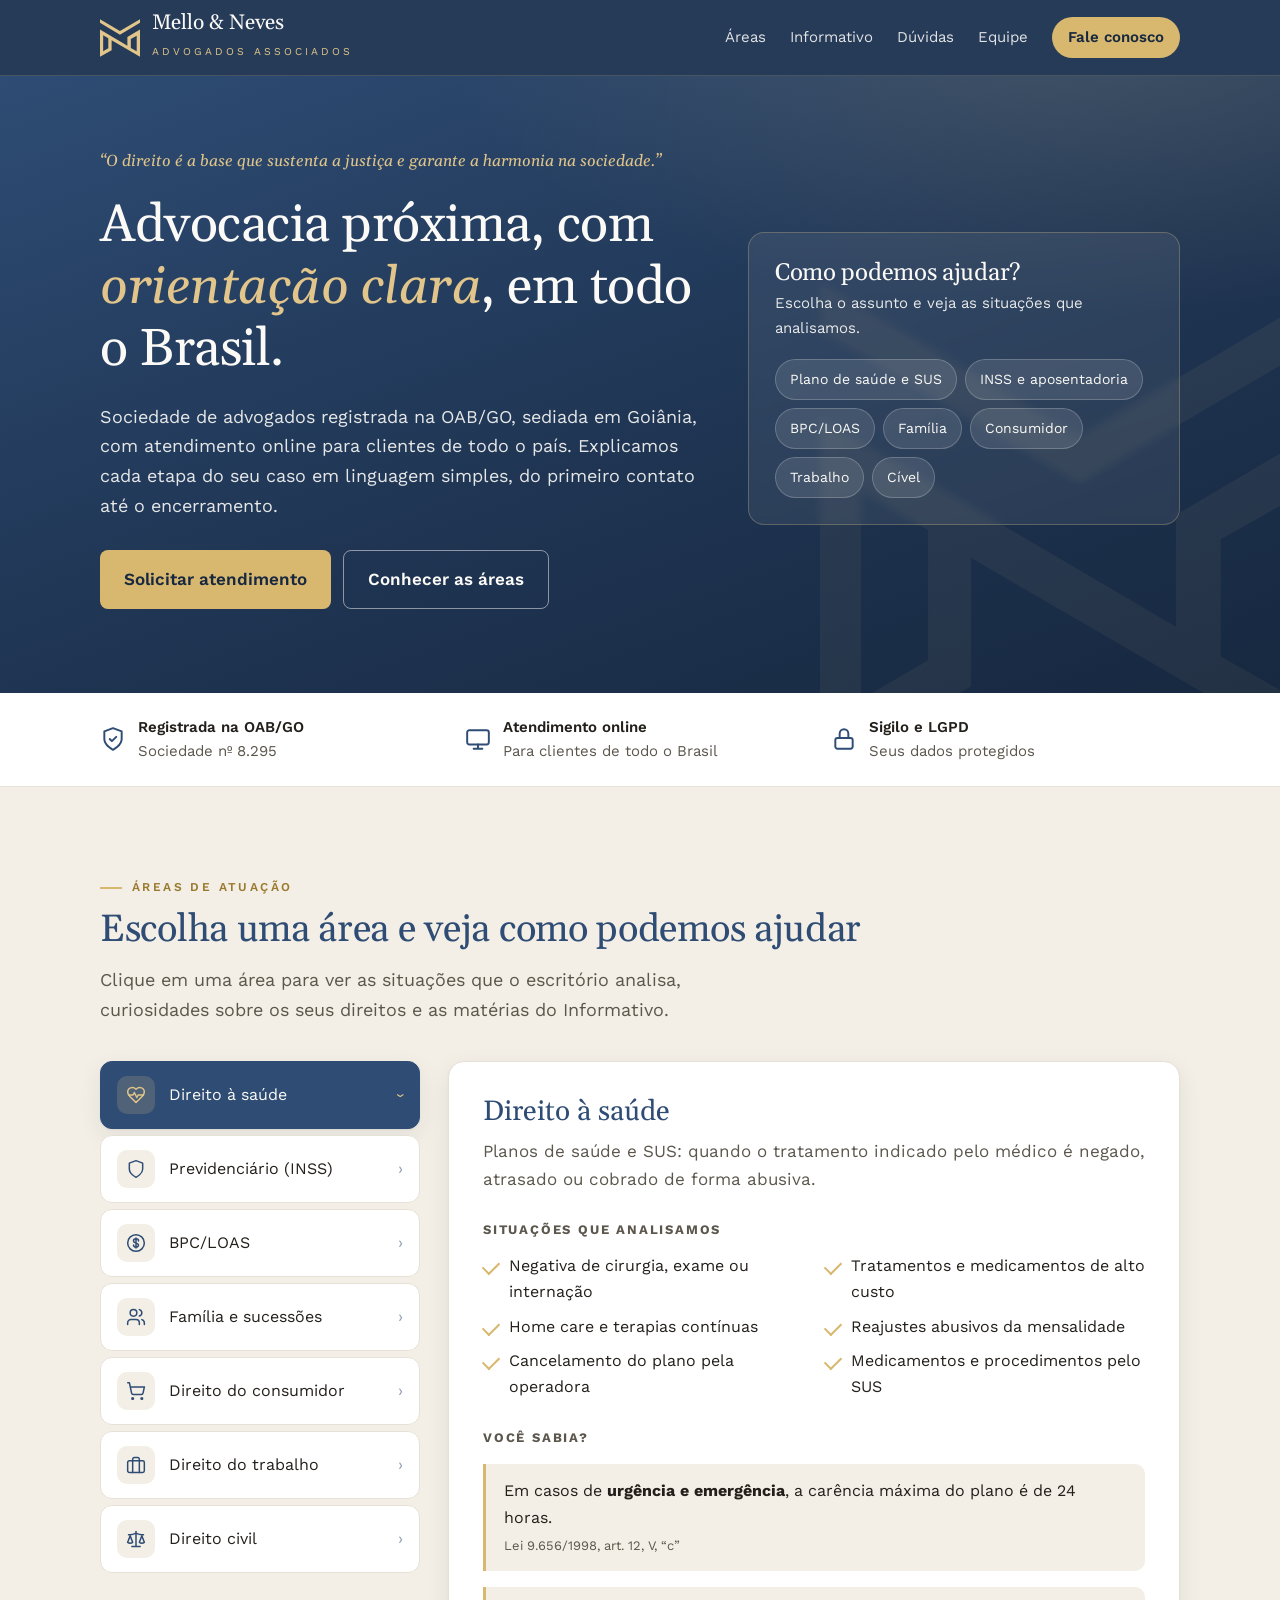
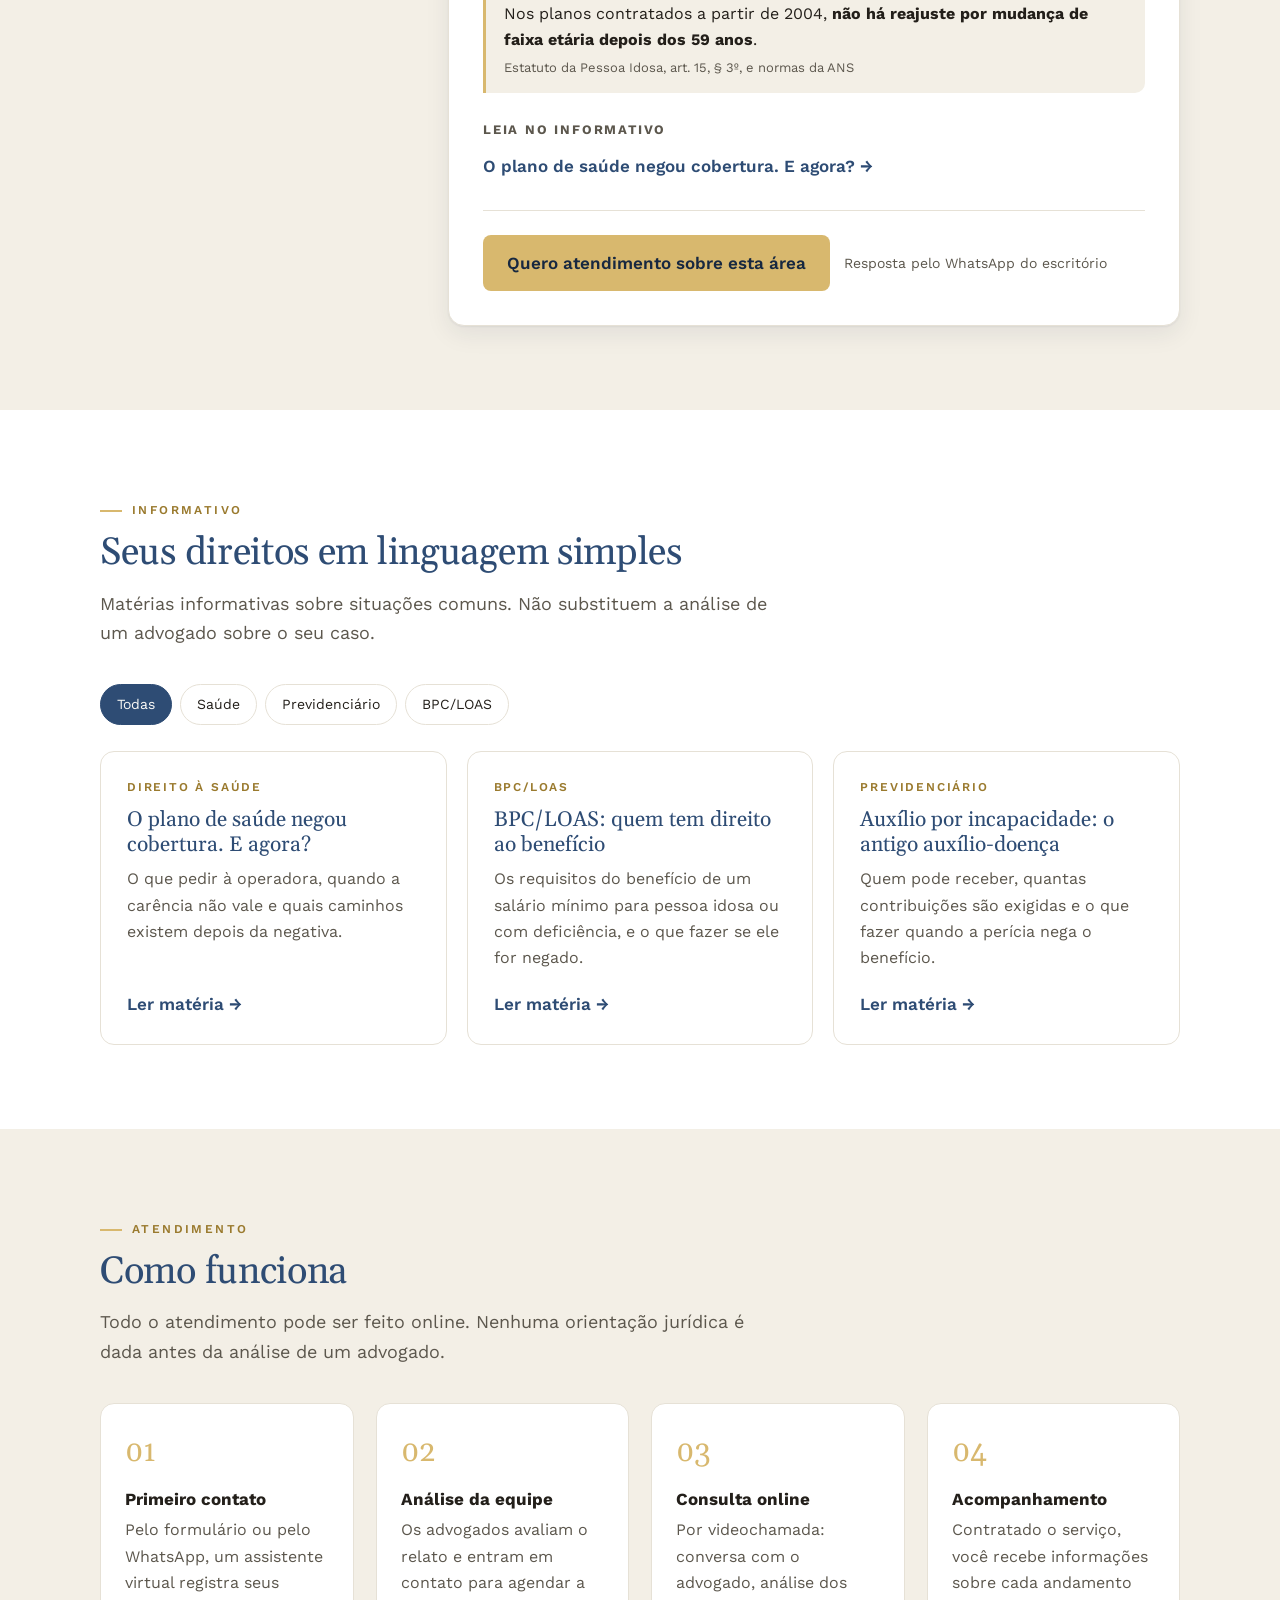
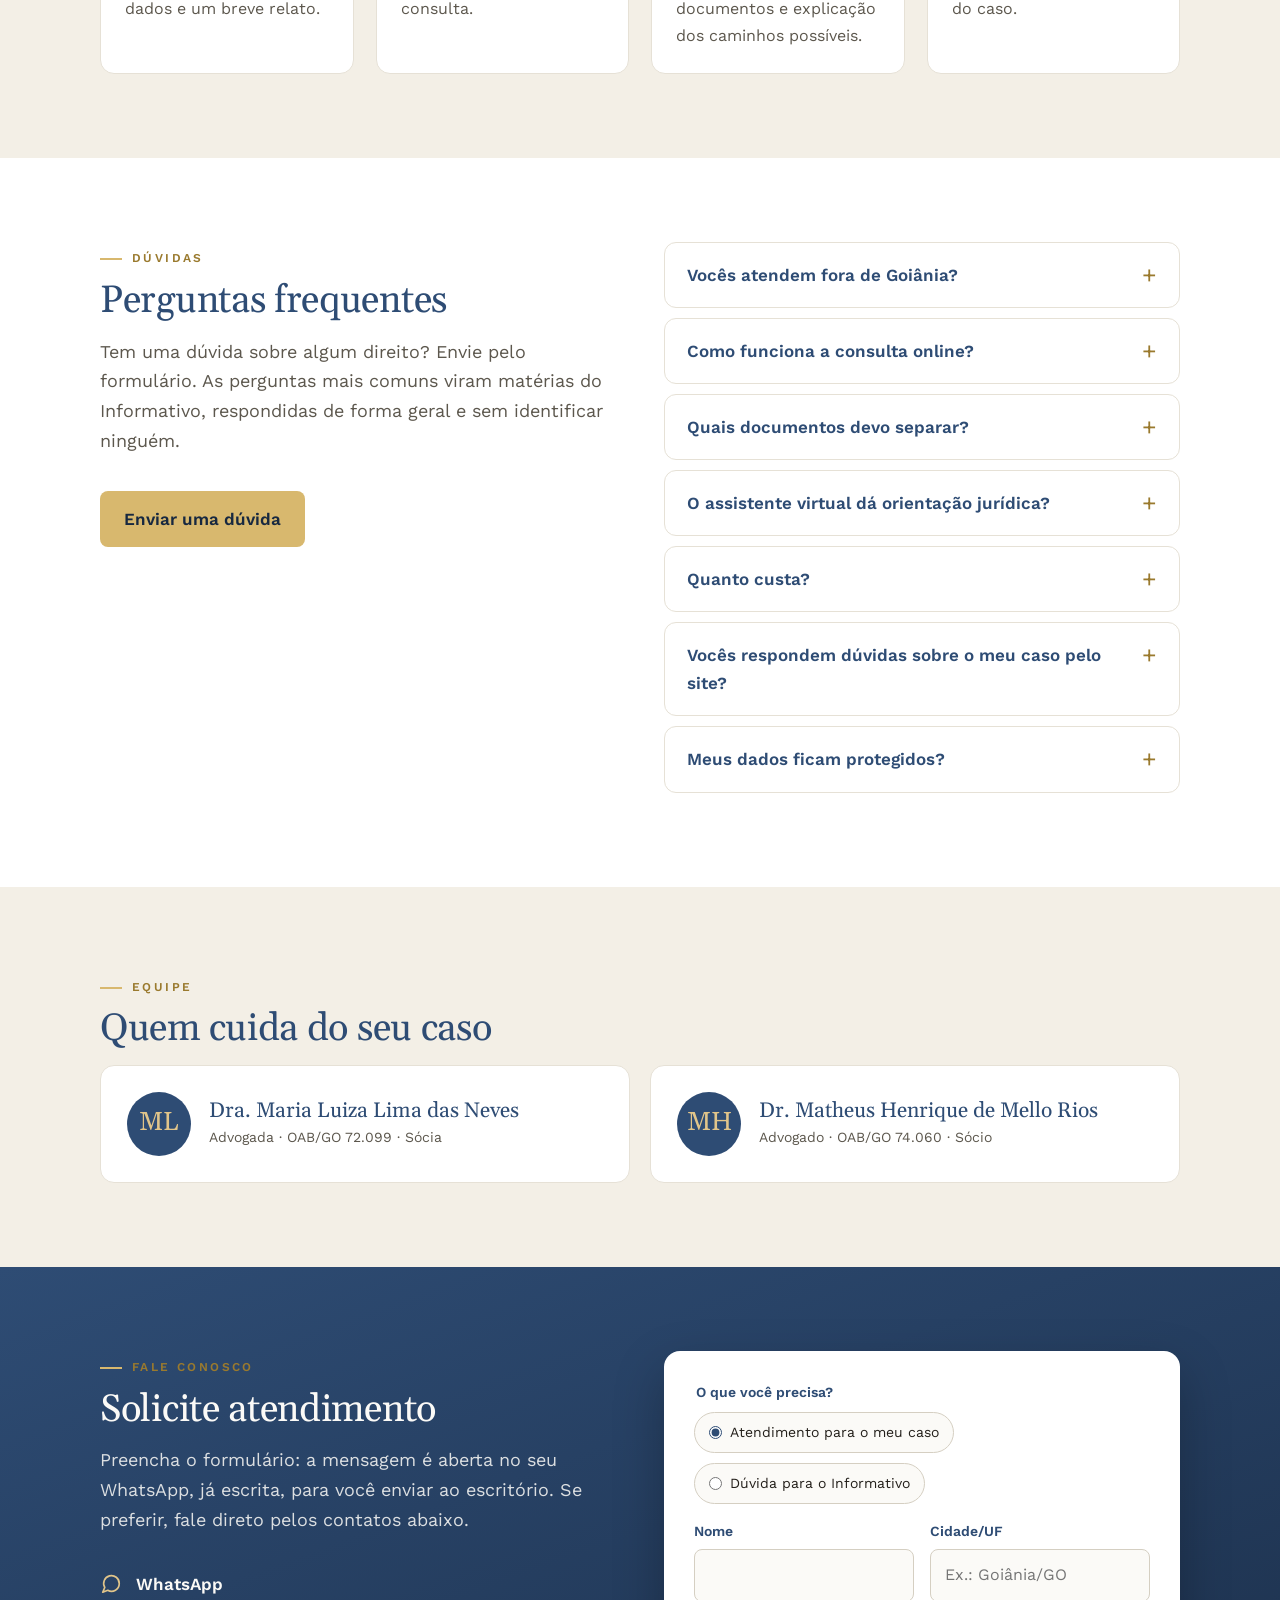
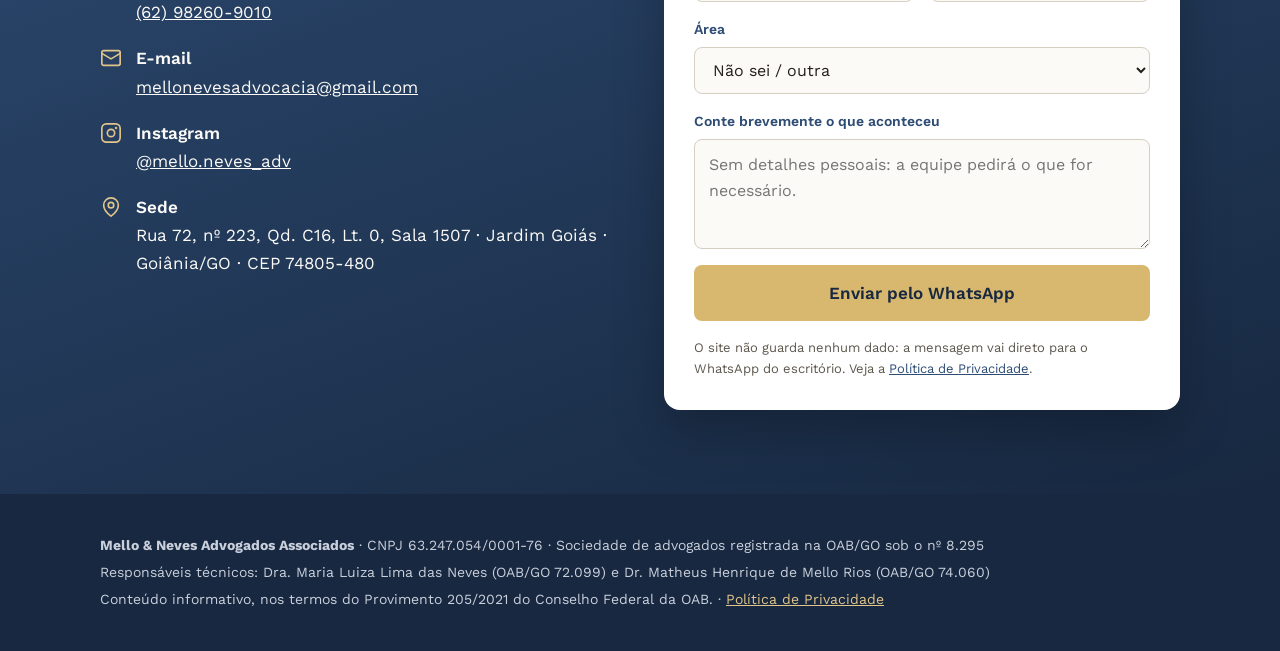
<file: index.html>
<!doctype html>
<html lang="pt-BR">
<head>
<meta charset="utf-8">
<meta name="viewport" content="width=device-width, initial-scale=1">
<title>Mello &amp; Neves Advogados Associados · Goiânia e atendimento online</title>
<link rel="canonical" href="https://mellonevesadvocacia-dotcom.github.io/site/">
<meta name="google-site-verification" content="EDv72fxJDduc8H9TUrZmhUxdv6ctsCY0FRuYuMlfX2M">
<meta property="og:type" content="website">
<meta property="og:locale" content="pt_BR">
<meta property="og:site_name" content="Mello &amp; Neves Advogados Associados">
<meta property="og:title" content="Mello &amp; Neves Advogados Associados">
<meta property="og:description" content="Sociedade de advogados registrada na OAB/GO, sediada em Goiânia, com atendimento online em todo o Brasil.">
<meta property="og:url" content="https://mellonevesadvocacia-dotcom.github.io/site/">
<meta property="og:image" content="https://mellonevesadvocacia-dotcom.github.io/site/icone.png">
<script type="application/ld+json">
{
  "@context": "https://schema.org",
  "@type": "LegalService",
  "name": "Mello & Neves Advogados Associados",
  "url": "https://mellonevesadvocacia-dotcom.github.io/site/",
  "logo": "https://mellonevesadvocacia-dotcom.github.io/site/icone.png",
  "image": "https://mellonevesadvocacia-dotcom.github.io/site/icone.png",
  "telephone": "+55 62 98260-9010",
  "address": {
    "@type": "PostalAddress",
    "streetAddress": "Rua 72, nº 223, Qd. C16, Lt. 0, Sala 1507, Jardim Goiás",
    "addressLocality": "Goiânia",
    "addressRegion": "GO",
    "postalCode": "74805-480",
    "addressCountry": "BR"
  },
  "areaServed": { "@type": "Country", "name": "Brasil" },
  "sameAs": ["https://www.instagram.com/mello.neves_adv/"]
}
</script>
<meta name="description" content="Mello & Neves Advogados Associados, sociedade de advogados registrada na OAB/GO sob o nº 8.295, sediada em Goiânia, com atendimento online em todo o Brasil. Saúde, previdenciário, BPC/LOAS, família, consumidor, trabalho e cível.">
<meta name="theme-color" content="#1F3553">
<link rel="icon" href="favicon.svg" type="image/svg+xml">
<link rel="preconnect" href="https://fonts.googleapis.com">
<link rel="preconnect" href="https://fonts.gstatic.com" crossorigin>
<link href="https://fonts.googleapis.com/css2?family=Gelasio:ital@0;1&family=Work+Sans:wght@400;600&display=swap" rel="stylesheet">
<link rel="stylesheet" href="estilo.css?v=20261113b">
</head>
<body>

<svg width="0" height="0" style="position:absolute" aria-hidden="true">
  <defs>
    <path id="monograma" fill-rule="evenodd" d="M0,0 L139,83 L279,0 L279,26 L139,108 L0,26 Z M0,73 L0,263 L81,217 L81,148 L279,263 L279,73 L191,125 L191,185 Z M22,112 L58,133 L58,203 L22,224 Z M215,138 L256,115 L256,224 L215,201 Z"/>
  </defs>
</svg>

<header class="topo">
  <div class="conteudo">
    <a class="marca" href="#inicio" aria-label="Mello & Neves Advogados Associados, início">
      <svg viewBox="0 0 279 263" aria-hidden="true"><use href="#monograma" fill="#E1C58A"/></svg>
      <div><strong>Mello &amp; Neves</strong><span>Advogados Associados</span></div>
    </a>
    <nav class="menu" aria-label="Seções">
      <a href="#areas">Áreas</a>
      <a href="#informativo">Informativo</a>
      <a href="#perguntas">Dúvidas</a>
      <a href="#equipe">Equipe</a>
      <a class="cta" href="#atendimento">Fale conosco</a>
    </nav>
  </div>
</header>

<main id="inicio">
  <div class="abertura">
    <svg class="marca-dagua" viewBox="0 0 279 263" aria-hidden="true"><use href="#monograma" fill="#E1C58A"/></svg>
    <div class="conteudo">
      <div>
        <p class="lema">“O direito é a base que sustenta a justiça e garante a harmonia na sociedade.”</p>
        <h1>Advocacia próxima, com <em>orientação clara</em>, em todo o Brasil.</h1>
        <p>Sociedade de advogados registrada na OAB/GO, sediada em Goiânia, com atendimento online para clientes de todo o país. Explicamos cada etapa do seu caso em linguagem simples, do primeiro contato até o encerramento.</p>
        <div class="botoes">
          <a class="botao" href="#atendimento">Solicitar atendimento</a>
          <a class="botao contorno" href="#areas">Conhecer as áreas</a>
        </div>
      </div>
      <aside class="ajuda" aria-label="Escolha o assunto">
        <h2>Como podemos ajudar?</h2>
        <p>Escolha o assunto e veja as situações que analisamos.</p>
        <div class="chips">
          <button class="chip" type="button" data-abrir="saude">Plano de saúde e SUS</button>
          <button class="chip" type="button" data-abrir="previdenciario">INSS e aposentadoria</button>
          <button class="chip" type="button" data-abrir="bpc">BPC/LOAS</button>
          <button class="chip" type="button" data-abrir="familia">Família</button>
          <button class="chip" type="button" data-abrir="consumidor">Consumidor</button>
          <button class="chip" type="button" data-abrir="trabalho">Trabalho</button>
          <button class="chip" type="button" data-abrir="civel">Cível</button>
        </div>
      </aside>
    </div>
  </div>

  <div class="confianca">
    <div class="conteudo">
      <div><svg viewBox="0 0 24 24" fill="none" stroke="currentColor" stroke-width="1.8" stroke-linecap="round" stroke-linejoin="round" aria-hidden="true"><path d="M12 22s8-4 8-10V5l-8-3-8 3v7c0 6 8 10 8 10z"/><path d="m9 12 2 2 4-4"/></svg><span><b>Registrada na OAB/GO</b>Sociedade nº 8.295</span></div>
      <div><svg viewBox="0 0 24 24" fill="none" stroke="currentColor" stroke-width="1.8" stroke-linecap="round" stroke-linejoin="round" aria-hidden="true"><rect x="2" y="4" width="20" height="13" rx="2"/><path d="M8 21h8M12 17v4"/></svg><span><b>Atendimento online</b>Para clientes de todo o Brasil</span></div>
      <div><svg viewBox="0 0 24 24" fill="none" stroke="currentColor" stroke-width="1.8" stroke-linecap="round" stroke-linejoin="round" aria-hidden="true"><rect x="4" y="11" width="16" height="10" rx="2"/><path d="M8 11V7a4 4 0 0 1 8 0v4"/></svg><span><b>Sigilo e LGPD</b>Seus dados protegidos</span></div>
    </div>
  </div>

  <section id="areas" class="creme">
    <div class="conteudo">
      <span class="rotulo">Áreas de atuação</span>
      <h2>Escolha uma área e veja como podemos ajudar</h2>
      <p class="intro">Clique em uma área para ver as situações que o escritório analisa, curiosidades sobre os seus direitos e as matérias do Informativo.</p>

      <div class="areas">
        <ul class="lista-areas">
          <li><button class="area-btn" type="button" aria-expanded="false" aria-controls="area-saude" data-area="saude"><span class="ico"><svg viewBox="0 0 24 24" fill="none" stroke="currentColor" stroke-width="1.8" stroke-linecap="round" stroke-linejoin="round"><path d="M19 14c1.49-1.46 3-3.21 3-5.5A5.5 5.5 0 0 0 16.5 3c-1.76 0-3 .5-4.5 2-1.5-1.5-2.74-2-4.5-2A5.5 5.5 0 0 0 2 8.5c0 2.3 1.5 4.05 3 5.5l7 7Z"/><path d="M3.2 12h5.3l1.5-3 3 6 1.5-3h6.3"/></svg></span>Direito à saúde<span class="seta" aria-hidden="true">›</span></button></li>
          <li><button class="area-btn" type="button" aria-expanded="false" aria-controls="area-previdenciario" data-area="previdenciario"><span class="ico"><svg viewBox="0 0 24 24" fill="none" stroke="currentColor" stroke-width="1.8" stroke-linecap="round" stroke-linejoin="round"><path d="M12 22s8-4 8-10V5l-8-3-8 3v7c0 6 8 10 8 10z"/></svg></span>Previdenciário (INSS)<span class="seta" aria-hidden="true">›</span></button></li>
          <li><button class="area-btn" type="button" aria-expanded="false" aria-controls="area-bpc" data-area="bpc"><span class="ico"><svg viewBox="0 0 24 24" fill="none" stroke="currentColor" stroke-width="1.8" stroke-linecap="round" stroke-linejoin="round"><circle cx="12" cy="12" r="10"/><path d="M12 6v12M15 9.5c0-1.4-1.3-2.5-3-2.5s-3 1.1-3 2.5 1.3 2 3 2.5 3 1.1 3 2.5-1.3 2.5-3 2.5-3-1.1-3-2.5"/></svg></span>BPC/LOAS<span class="seta" aria-hidden="true">›</span></button></li>
          <li><button class="area-btn" type="button" aria-expanded="false" aria-controls="area-familia" data-area="familia"><span class="ico"><svg viewBox="0 0 24 24" fill="none" stroke="currentColor" stroke-width="1.8" stroke-linecap="round" stroke-linejoin="round"><path d="M16 21v-2a4 4 0 0 0-4-4H6a4 4 0 0 0-4 4v2"/><circle cx="9" cy="7" r="4"/><path d="M22 21v-2a4 4 0 0 0-3-3.87M16 3.13a4 4 0 0 1 0 7.75"/></svg></span>Família e sucessões<span class="seta" aria-hidden="true">›</span></button></li>
          <li><button class="area-btn" type="button" aria-expanded="false" aria-controls="area-consumidor" data-area="consumidor"><span class="ico"><svg viewBox="0 0 24 24" fill="none" stroke="currentColor" stroke-width="1.8" stroke-linecap="round" stroke-linejoin="round"><circle cx="8" cy="21" r="1"/><circle cx="19" cy="21" r="1"/><path d="M2.05 2.05h2l2.66 12.42a2 2 0 0 0 2 1.58h9.78a2 2 0 0 0 1.95-1.57l1.65-7.43H5.12"/></svg></span>Direito do consumidor<span class="seta" aria-hidden="true">›</span></button></li>
          <li><button class="area-btn" type="button" aria-expanded="false" aria-controls="area-trabalho" data-area="trabalho"><span class="ico"><svg viewBox="0 0 24 24" fill="none" stroke="currentColor" stroke-width="1.8" stroke-linecap="round" stroke-linejoin="round"><rect x="2" y="7" width="20" height="14" rx="2"/><path d="M16 21V5a2 2 0 0 0-2-2h-4a2 2 0 0 0-2 2v16"/></svg></span>Direito do trabalho<span class="seta" aria-hidden="true">›</span></button></li>
          <li><button class="area-btn" type="button" aria-expanded="false" aria-controls="area-civel" data-area="civel"><span class="ico"><svg viewBox="0 0 24 24" fill="none" stroke="currentColor" stroke-width="1.8" stroke-linecap="round" stroke-linejoin="round"><path d="M16 16l3-8 3 8c-.87.65-1.92 1-3 1s-2.13-.35-3-1Z"/><path d="M2 16l3-8 3 8c-.87.65-1.92 1-3 1s-2.13-.35-3-1Z"/><path d="M7 21h10M12 3v18M3 7h2c2 0 5-1 7-2 2 1 5 2 7 2h2"/></svg></span>Direito civil<span class="seta" aria-hidden="true">›</span></button></li>
        </ul>

        <div class="paineis">
          <div class="painel" id="area-saude" hidden>
            <h3>Direito à saúde</h3>
            <p class="desc">Planos de saúde e SUS: quando o tratamento indicado pelo médico é negado, atrasado ou cobrado de forma abusiva.</p>
            <h4>Situações que analisamos</h4>
            <ul class="situacoes">
              <li>Negativa de cirurgia, exame ou internação</li>
              <li>Tratamentos e medicamentos de alto custo</li>
              <li>Home care e terapias contínuas</li>
              <li>Reajustes abusivos da mensalidade</li>
              <li>Cancelamento do plano pela operadora</li>
              <li>Medicamentos e procedimentos pelo SUS</li>
            </ul>
            <h4>Você sabia?</h4>
            <p class="sabia">Em casos de <strong>urgência e emergência</strong>, a carência máxima do plano é de 24 horas.<small>Lei 9.656/1998, art. 12, V, “c”</small></p>
            <p class="sabia">Nos planos contratados a partir de 2004, <strong>não há reajuste por mudança de faixa etária depois dos 59 anos</strong>.<small>Estatuto da Pessoa Idosa, art. 15, § 3º, e normas da ANS</small></p>
            <h4>Leia no Informativo</h4>
            <div class="ler-mais"><a href="artigos/plano-de-saude-negou.html">O plano de saúde negou cobertura. E agora? →</a></div>
            <div class="acoes"><button class="botao" type="button" data-atender="Direito à saúde">Quero atendimento sobre esta área</button><span class="obs">Resposta pelo WhatsApp do escritório</span></div>
          </div>

          <div class="painel" id="area-previdenciario" hidden>
            <h3>Previdenciário (INSS)</h3>
            <p class="desc">Benefícios de quem contribui ou contribuiu para o INSS, do pedido administrativo à ação judicial.</p>
            <h4>Situações que analisamos</h4>
            <ul class="situacoes">
              <li>Aposentadorias: por idade, tempo, especial e da pessoa com deficiência</li>
              <li>Auxílio por incapacidade (antigo auxílio-doença)</li>
              <li>Aposentadoria por incapacidade permanente</li>
              <li>Auxílio-acidente</li>
              <li>Pensão por morte</li>
              <li>Salário-maternidade</li>
              <li>Revisão de benefícios</li>
              <li>Benefício negado ou cortado</li>
            </ul>
            <h4>Você sabia?</h4>
            <p class="sabia">O prazo para pedir a <strong>revisão</strong> de um benefício concedido é, em regra, de <strong>10 anos</strong>.<small>Lei 8.213/1991, art. 103</small></p>
            <p class="sabia">O <strong>auxílio-acidente</strong> não exige número mínimo de contribuições (carência).<small>Lei 8.213/1991, art. 26, I</small></p>
            <h4>Leia no Informativo</h4>
            <div class="ler-mais"><a href="artigos/auxilio-por-incapacidade.html">Auxílio por incapacidade: o antigo auxílio-doença →</a></div>
            <div class="acoes"><button class="botao" type="button" data-atender="Previdenciário (INSS)">Quero atendimento sobre esta área</button><span class="obs">Resposta pelo WhatsApp do escritório</span></div>
          </div>

          <div class="painel" id="area-bpc" hidden>
            <h3>BPC/LOAS</h3>
            <p class="desc">Benefício de um salário mínimo por mês para a pessoa idosa ou com deficiência em situação de baixa renda.</p>
            <h4>Situações que analisamos</h4>
            <ul class="situacoes">
              <li>Pessoa com 65 anos ou mais</li>
              <li>Pessoa com deficiência, de qualquer idade</li>
              <li>Crianças com deficiência, inclusive com autismo (TEA)</li>
              <li>Pedido negado pelo INSS</li>
              <li>Benefício suspenso ou cortado na revisão</li>
              <li>Organização do CadÚnico e da documentação</li>
            </ul>
            <h4>Você sabia?</h4>
            <p class="sabia">O BPC <strong>não exige</strong> que a pessoa tenha contribuído para o INSS.<small>Lei 8.742/1993 (LOAS), art. 20</small></p>
            <p class="sabia">A pessoa com <strong>transtorno do espectro autista</strong> é considerada pessoa com deficiência para todos os efeitos legais.<small>Lei 12.764/2012, art. 1º, § 2º</small></p>
            <h4>Leia no Informativo</h4>
            <div class="ler-mais"><a href="artigos/bpc-loas-quem-tem-direito.html">BPC/LOAS: quem tem direito ao benefício →</a></div>
            <div class="acoes"><button class="botao" type="button" data-atender="BPC/LOAS">Quero atendimento sobre esta área</button><span class="obs">Resposta pelo WhatsApp do escritório</span></div>
          </div>

          <div class="painel" id="area-familia" hidden>
            <h3>Família e sucessões</h3>
            <p class="desc">Questões familiares tratadas com cuidado e discrição, buscando sempre que possível a solução consensual.</p>
            <h4>Situações que analisamos</h4>
            <ul class="situacoes">
              <li>Divórcio e dissolução de união estável</li>
              <li>Guarda e convivência com os filhos</li>
              <li>Pensão alimentícia: pedido, revisão e cobrança</li>
              <li>Reconhecimento de união estável</li>
              <li>Investigação de paternidade</li>
              <li>Inventário e partilha de bens</li>
            </ul>
            <h4>Você sabia?</h4>
            <p class="sabia">A pensão alimentícia pode ser <strong>revista</strong> para mais ou para menos quando muda a situação de quem paga ou de quem recebe.<small>Código Civil, art. 1.699</small></p>
            <p class="sabia">O inventário deve ser aberto em até <strong>2 meses</strong> do falecimento; o atraso pode gerar multa no imposto estadual.<small>Código de Processo Civil, art. 611</small></p>
            <div class="acoes"><button class="botao" type="button" data-atender="Família e sucessões">Quero atendimento sobre esta área</button><span class="obs">Resposta pelo WhatsApp do escritório</span></div>
          </div>

          <div class="painel" id="area-consumidor" hidden>
            <h3>Direito do consumidor</h3>
            <p class="desc">Problemas com empresas, bancos e prestadores de serviço nas relações de consumo do dia a dia.</p>
            <h4>Situações que analisamos</h4>
            <ul class="situacoes">
              <li>Cobranças indevidas</li>
              <li>Nome negativado sem motivo</li>
              <li>Descontos e empréstimos não contratados</li>
              <li>Voos atrasados, cancelados e bagagem extraviada</li>
              <li>Produto com defeito ou não entregue</li>
              <li>Serviços mal prestados</li>
            </ul>
            <h4>Você sabia?</h4>
            <p class="sabia">Quem compra pela internet ou por telefone pode <strong>desistir em até 7 dias</strong> do recebimento, sem justificar.<small>Código de Defesa do Consumidor, art. 49</small></p>
            <p class="sabia">Quem paga uma cobrança indevida tem direito a receber <strong>o dobro</strong> do valor pago a mais, salvo engano justificável.<small>Código de Defesa do Consumidor, art. 42</small></p>
            <div class="acoes"><button class="botao" type="button" data-atender="Direito do consumidor">Quero atendimento sobre esta área</button><span class="obs">Resposta pelo WhatsApp do escritório</span></div>
          </div>

          <div class="painel" id="area-trabalho" hidden>
            <h3>Direito do trabalho</h3>
            <p class="desc">Direitos de quem trabalha ou trabalhou com ou sem carteira assinada.</p>
            <h4>Situações que analisamos</h4>
            <ul class="situacoes">
              <li>Verbas rescisórias não pagas</li>
              <li>Horas extras e adicional noturno</li>
              <li>Trabalho sem carteira assinada</li>
              <li>FGTS não depositado</li>
              <li>Acidente e doença do trabalho</li>
              <li>Assédio moral</li>
            </ul>
            <h4>Você sabia?</h4>
            <p class="sabia">Ao fim do contrato, a empresa tem <strong>10 dias</strong> para pagar as verbas rescisórias.<small>CLT, art. 477, § 6º</small></p>
            <p class="sabia">O prazo para entrar com ação trabalhista é de <strong>2 anos</strong> após a saída, cobrando os últimos 5 anos.<small>Constituição Federal, art. 7º, XXIX</small></p>
            <div class="acoes"><button class="botao" type="button" data-atender="Direito do trabalho">Quero atendimento sobre esta área</button><span class="obs">Resposta pelo WhatsApp do escritório</span></div>
          </div>

          <div class="painel" id="area-civel" hidden>
            <h3>Direito civil</h3>
            <p class="desc">Contratos, dívidas, indenizações e outras questões entre pessoas e empresas.</p>
            <h4>Situações que analisamos</h4>
            <ul class="situacoes">
              <li>Contratos: elaboração, revisão e descumprimento</li>
              <li>Indenização por danos materiais e morais</li>
              <li>Acidentes de trânsito</li>
              <li>Cobranças e dívidas</li>
              <li>Aluguel e despejo</li>
              <li>Conflitos de vizinhança</li>
            </ul>
            <h4>Você sabia?</h4>
            <p class="sabia">O prazo para pedir <strong>indenização</strong> por danos é, em regra, de <strong>3 anos</strong>.<small>Código Civil, art. 206, § 3º, V</small></p>
            <p class="sabia">A cobrança de dívida baseada em documento escrito prescreve, em regra, em <strong>5 anos</strong>.<small>Código Civil, art. 206, § 5º, I</small></p>
            <div class="acoes"><button class="botao" type="button" data-atender="Direito civil">Quero atendimento sobre esta área</button><span class="obs">Resposta pelo WhatsApp do escritório</span></div>
          </div>
        </div>
      </div>
    </div>
  </section>

  <section id="informativo" class="claro">
    <div class="conteudo">
      <span class="rotulo">Informativo</span>
      <h2>Seus direitos em linguagem simples</h2>
      <p class="intro">Matérias informativas sobre situações comuns. Não substituem a análise de um advogado sobre o seu caso.</p>
      <div class="filtros" role="group" aria-label="Filtrar matérias por área">
        <button class="filtro" type="button" aria-pressed="true" data-filtro="todas">Todas</button>
        <button class="filtro" type="button" aria-pressed="false" data-filtro="saude">Saúde</button>
        <button class="filtro" type="button" aria-pressed="false" data-filtro="previdenciario">Previdenciário</button>
        <button class="filtro" type="button" aria-pressed="false" data-filtro="bpc">BPC/LOAS</button>
      </div>
      <div class="materias">
        <article class="materia" data-area="saude">
          <span class="tema">Direito à saúde</span>
          <h3><a href="artigos/plano-de-saude-negou.html">O plano de saúde negou cobertura. E agora?</a></h3>
          <p>O que pedir à operadora, quando a carência não vale e quais caminhos existem depois da negativa.</p>
          <a class="ler" href="artigos/plano-de-saude-negou.html">Ler matéria →</a>
        </article>
        <article class="materia" data-area="bpc">
          <span class="tema">BPC/LOAS</span>
          <h3><a href="artigos/bpc-loas-quem-tem-direito.html">BPC/LOAS: quem tem direito ao benefício</a></h3>
          <p>Os requisitos do benefício de um salário mínimo para pessoa idosa ou com deficiência, e o que fazer se ele for negado.</p>
          <a class="ler" href="artigos/bpc-loas-quem-tem-direito.html">Ler matéria →</a>
        </article>
        <article class="materia" data-area="previdenciario">
          <span class="tema">Previdenciário</span>
          <h3><a href="artigos/auxilio-por-incapacidade.html">Auxílio por incapacidade: o antigo auxílio-doença</a></h3>
          <p>Quem pode receber, quantas contribuições são exigidas e o que fazer quando a perícia nega o benefício.</p>
          <a class="ler" href="artigos/auxilio-por-incapacidade.html">Ler matéria →</a>
        </article>
      </div>
    </div>
  </section>

  <section id="como-funciona" class="creme">
    <div class="conteudo">
      <span class="rotulo">Atendimento</span>
      <h2>Como funciona</h2>
      <p class="intro">Todo o atendimento pode ser feito online. Nenhuma orientação jurídica é dada antes da análise de um advogado.</p>
      <ol class="passos">
        <li><strong>Primeiro contato</strong>Pelo formulário ou pelo WhatsApp, um assistente virtual registra seus dados e um breve relato.</li>
        <li><strong>Análise da equipe</strong>Os advogados avaliam o relato e entram em contato para agendar a consulta.</li>
        <li><strong>Consulta online</strong>Por videochamada: conversa com o advogado, análise dos documentos e explicação dos caminhos possíveis.</li>
        <li><strong>Acompanhamento</strong>Contratado o serviço, você recebe informações sobre cada andamento do caso.</li>
      </ol>
    </div>
  </section>

  <section id="perguntas" class="claro faq">
    <div class="conteudo duas">
      <div>
        <span class="rotulo">Dúvidas</span>
        <h2>Perguntas frequentes</h2>
        <p class="intro">Tem uma dúvida sobre algum direito? Envie pelo formulário. As perguntas mais comuns viram matérias do Informativo, respondidas de forma geral e sem identificar ninguém.</p>
        <a class="botao" href="#atendimento" data-tipo="duvida">Enviar uma dúvida</a>
      </div>
      <div>
        <details>
          <summary>Vocês atendem fora de Goiânia?</summary>
          <p>Sim. O atendimento é online, por WhatsApp e videochamada, para clientes de todo o Brasil. Processos eletrônicos permitem atuar em qualquer estado.</p>
        </details>
        <details>
          <summary>Como funciona a consulta online?</summary>
          <p>Depois do primeiro contato, a equipe agenda uma videochamada. Você conversa com o advogado, envia os documentos e recebe a explicação dos caminhos possíveis para o seu caso.</p>
        </details>
        <details>
          <summary>Quais documentos devo separar?</summary>
          <p>Depende do assunto. No primeiro contato pelo WhatsApp, o assistente virtual informa a lista de documentos mais importantes para o seu tipo de caso.</p>
        </details>
        <details>
          <summary>O assistente virtual dá orientação jurídica?</summary>
          <p>Não. Ele só registra seus dados e um breve relato para a equipe. Toda orientação é dada por um advogado, depois de analisar o seu caso. Você pode pedir a qualquer momento para falar com uma pessoa.</p>
        </details>
        <details>
          <summary>Quanto custa?</summary>
          <p>Os honorários dependem do tipo de caso e são informados pela equipe depois da análise, de forma clara e por escrito, observando a tabela da OAB/GO.</p>
        </details>
        <details>
          <summary>Vocês respondem dúvidas sobre o meu caso pelo site?</summary>
          <p>Não. Pelo Código de Ética da OAB, não respondemos publicamente a casos individuais. As dúvidas enviadas viram conteúdo geral; o seu caso é analisado de forma reservada, no atendimento.</p>
        </details>
        <details>
          <summary>Meus dados ficam protegidos?</summary>
          <p>Sim. Tudo o que você nos conta é protegido pelo sigilo profissional da advocacia e pela LGPD. Veja a nossa <a href="privacidade.html">Política de Privacidade</a>.</p>
        </details>
      </div>
    </div>
  </section>

  <section id="equipe" class="creme">
    <div class="conteudo">
      <span class="rotulo">Equipe</span>
      <h2>Quem cuida do seu caso</h2>
      <div class="grade">
        <article class="cartao pessoa">
          <span class="inicial" aria-hidden="true">ML</span>
          <div><h3>Dra. Maria Luiza Lima das Neves</h3><p class="oab">Advogada · OAB/GO 72.099 · Sócia</p></div>
        </article>
        <article class="cartao pessoa">
          <span class="inicial" aria-hidden="true">MH</span>
          <div><h3>Dr. Matheus Henrique de Mello Rios</h3><p class="oab">Advogado · OAB/GO 74.060 · Sócio</p></div>
        </article>
      </div>
    </div>
  </section>

  <section id="atendimento" class="atendimento">
    <div class="conteudo duas">
      <div>
        <span class="rotulo">Fale conosco</span>
        <h2>Solicite atendimento</h2>
        <p class="intro">Preencha o formulário: a mensagem é aberta no seu WhatsApp, já escrita, para você enviar ao escritório. Se preferir, fale direto pelos contatos abaixo.</p>
        <div class="contato-lista">
          <div><svg viewBox="0 0 24 24" fill="none" stroke="currentColor" stroke-width="1.8" stroke-linecap="round" stroke-linejoin="round" aria-hidden="true"><path d="M21 11.5a8.4 8.4 0 0 1-12.5 7.4L3 21l2.2-5.3A8.5 8.5 0 1 1 21 11.5Z"/></svg><span><b>WhatsApp</b><a href="https://wa.me/5562982609010">(62) 98260-9010</a></span></div>
          <div><svg viewBox="0 0 24 24" fill="none" stroke="currentColor" stroke-width="1.8" stroke-linecap="round" stroke-linejoin="round" aria-hidden="true"><rect x="2" y="4" width="20" height="16" rx="2"/><path d="m22 7-10 6L2 7"/></svg><span><b>E-mail</b><a href="mailto:mellonevesadvocacia@gmail.com">mellonevesadvocacia@gmail.com</a></span></div>
          <div><svg viewBox="0 0 24 24" fill="none" stroke="currentColor" stroke-width="1.8" stroke-linecap="round" stroke-linejoin="round" aria-hidden="true"><rect x="2" y="2" width="20" height="20" rx="5"/><circle cx="12" cy="12" r="4"/><circle cx="17.5" cy="6.5" r=".5"/></svg><span><b>Instagram</b><a href="https://www.instagram.com/mello.neves_adv/">@mello.neves_adv</a></span></div>
          <div><svg viewBox="0 0 24 24" fill="none" stroke="currentColor" stroke-width="1.8" stroke-linecap="round" stroke-linejoin="round" aria-hidden="true"><path d="M20 10c0 6-8 12-8 12s-8-6-8-12a8 8 0 0 1 16 0Z"/><circle cx="12" cy="10" r="3"/></svg><span><b>Sede</b>Rua 72, nº 223, Qd. C16, Lt. 0, Sala 1507 · Jardim Goiás · Goiânia/GO · CEP 74805-480</span></div>
        </div>
      </div>

      <form class="form" id="form-atendimento" novalidate>
        <fieldset>
          <legend>O que você precisa?</legend>
          <label class="opcao"><input type="radio" name="tipo" value="atendimento" checked> Atendimento para o meu caso</label>
          <label class="opcao"><input type="radio" name="tipo" value="duvida"> Dúvida para o Informativo</label>
        </fieldset>
        <div class="linha2">
          <label>Nome<input name="nome" autocomplete="name" required></label>
          <label>Cidade/UF<input name="cidade" autocomplete="address-level2" placeholder="Ex.: Goiânia/GO"></label>
        </div>
        <label>Área
          <select name="area">
            <option value="">Não sei / outra</option>
            <option>Direito à saúde</option>
            <option>Previdenciário (INSS)</option>
            <option>BPC/LOAS</option>
            <option>Família e sucessões</option>
            <option>Direito do consumidor</option>
            <option>Direito do trabalho</option>
            <option>Direito civil</option>
          </select>
        </label>
        <label><span id="rotulo-relato">Conte brevemente o que aconteceu</span><textarea name="relato" placeholder="Sem detalhes pessoais: a equipe pedirá o que for necessário."></textarea></label>
        <button class="botao" type="submit">Enviar pelo WhatsApp</button>
        <p class="nota-form">O site não guarda nenhum dado: a mensagem vai direto para o WhatsApp do escritório. Veja a <a href="privacidade.html">Política de Privacidade</a>.</p>
      </form>
    </div>
  </section>
</main>

<footer class="rodape">
  <div class="conteudo">
    <p><strong>Mello &amp; Neves Advogados Associados</strong> · CNPJ 63.247.054/0001-76 · Sociedade de advogados registrada na OAB/GO sob o nº 8.295</p>
    <p>Responsáveis técnicos: Dra. Maria Luiza Lima das Neves (OAB/GO 72.099) e Dr. Matheus Henrique de Mello Rios (OAB/GO 74.060)</p>
    <p>Conteúdo informativo, nos termos do Provimento 205/2021 do Conselho Federal da OAB. · <a href="privacidade.html">Política de Privacidade</a></p>
  </div>
</footer>

<script>
(function () {
  var WHATS = "5562982609010";
  var celular = window.matchMedia("(max-width: 900px)");
  var paineis = document.querySelector(".paineis");
  var botoes = Array.prototype.slice.call(document.querySelectorAll(".area-btn"));

  function posicionar(btn, painel) {
    if (celular.matches) btn.parentNode.appendChild(painel);
    else paineis.appendChild(painel);
  }
  function abrir(area, alternar) {
    botoes.forEach(function (b) {
      var p = document.getElementById(b.getAttribute("aria-controls"));
      var este = b.dataset.area === area;
      var aberto = este && !(alternar && celular.matches && b.getAttribute("aria-expanded") === "true");
      b.setAttribute("aria-expanded", aberto ? "true" : "false");
      p.hidden = !aberto;
      if (aberto) posicionar(b, p);
    });
  }
  botoes.forEach(function (b) { b.addEventListener("click", function () { abrir(b.dataset.area, true); }); });
  celular.addEventListener("change", function () {
    var ativo = document.querySelector('.area-btn[aria-expanded="true"]');
    if (ativo) posicionar(ativo, document.getElementById(ativo.getAttribute("aria-controls")));
    else if (!celular.matches) abrir("saude");
  });
  if (!celular.matches) abrir("saude");

  document.querySelectorAll("[data-abrir]").forEach(function (c) {
    c.addEventListener("click", function () {
      abrir(c.dataset.abrir);
      var alvo = celular.matches ? document.querySelector('.area-btn[data-area="' + c.dataset.abrir + '"]') : document.getElementById("areas");
      alvo.scrollIntoView({ behavior: "smooth", block: "start" });
    });
  });

  // Filtro do Informativo
  var filtros = document.querySelectorAll(".filtro");
  filtros.forEach(function (f) {
    f.addEventListener("click", function () {
      filtros.forEach(function (x) { x.setAttribute("aria-pressed", x === f ? "true" : "false"); });
      document.querySelectorAll(".materia").forEach(function (m) {
        m.hidden = !(f.dataset.filtro === "todas" || m.dataset.area === f.dataset.filtro);
      });
    });
  });

  // Formulário → mensagem pronta no WhatsApp (nada é guardado no site)
  var form = document.getElementById("form-atendimento");
  var rotulo = document.getElementById("rotulo-relato");
  function tipo(v) {
    if (v) form.querySelector('input[name="tipo"][value="' + v + '"]').checked = true;
    var duvida = form.tipo.value === "duvida";
    rotulo.textContent = duvida ? "Qual é a sua dúvida?" : "Conte brevemente o que aconteceu";
  }
  form.querySelectorAll('input[name="tipo"]').forEach(function (r) { r.addEventListener("change", function () { tipo(); }); });
  document.querySelectorAll("[data-atender]").forEach(function (b) {
    b.addEventListener("click", function () {
      form.area.value = b.dataset.atender;
      tipo("atendimento");
      document.getElementById("atendimento").scrollIntoView({ behavior: "smooth" });
      setTimeout(function () { form.nome.focus({ preventScroll: true }); }, 500);
    });
  });
  document.querySelectorAll('[data-tipo="duvida"]').forEach(function (b) { b.addEventListener("click", function () { tipo("duvida"); }); });

  form.addEventListener("submit", function (e) {
    e.preventDefault();
    var nome = form.nome.value.trim();
    if (!nome) { form.nome.focus(); form.nome.setAttribute("aria-invalid", "true"); return; }
    form.nome.removeAttribute("aria-invalid");
    var linhas;
    if (form.tipo.value === "duvida") {
      linhas = ["Tenho uma dúvida para o Informativo do site: " + (form.relato.value.trim() || "(escreva aqui)"),
                "Nome: " + nome];
      if (form.area.value) linhas.push("Área: " + form.area.value);
    } else {
      linhas = ["Olá! Vim pelo site e gostaria de atendimento.", "Nome: " + nome];
      if (form.cidade.value.trim()) linhas.push("Cidade: " + form.cidade.value.trim());
      linhas.push("Área: " + (form.area.value || "não sei / outra"));
      if (form.relato.value.trim()) linhas.push("Resumo: " + form.relato.value.trim());
    }
    window.open("https://wa.me/" + WHATS + "?text=" + encodeURIComponent(linhas.join("\n")), "_blank", "noopener");
  });
})();
</script>
</body>
</html>
</file>
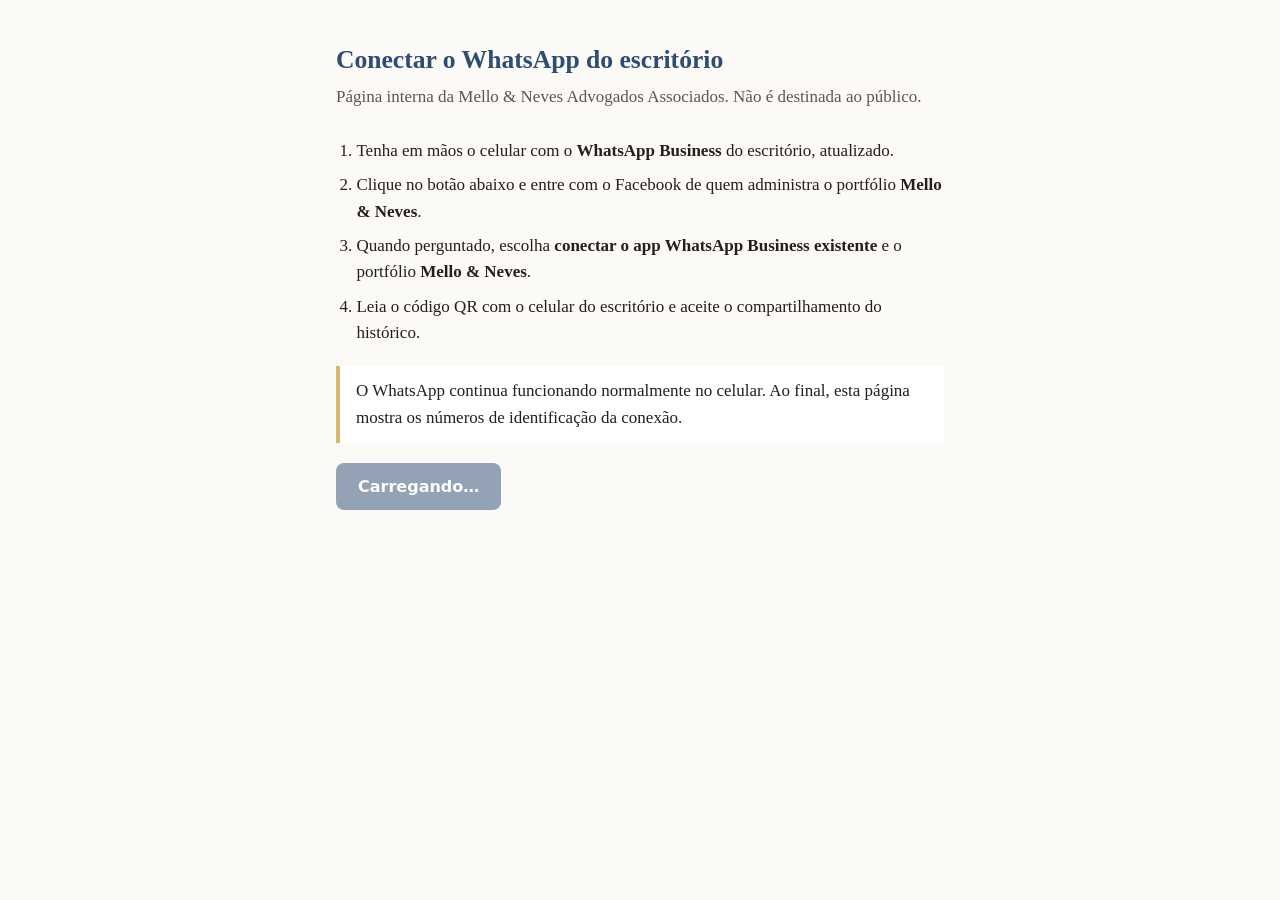
<file: conectar.html>
<!doctype html>
<html lang="pt-BR">
<head>
<meta charset="utf-8">
<meta name="viewport" content="width=device-width, initial-scale=1">
<meta name="robots" content="noindex, nofollow">
<title>Conectar WhatsApp</title>
<link rel="icon" href="favicon.svg" type="image/svg+xml">
<style>
  :root { --azul:#2E4C74; --dourado:#D8B86E; --papel:#FBFAF7; --tinta:#231F1A; --grafite:#5C574D; --linha:#E4DFD3; --ok:#1E7A46; --erro:#A23B2A; }
  * { box-sizing: border-box; }
  body { margin:0; background:var(--papel); color:var(--tinta); font:17px/1.55 Georgia, "Times New Roman", serif; }
  main { max-width:640px; margin:0 auto; padding:40px 16px 64px; }
  h1 { color:var(--azul); font-size:1.6rem; margin:0 0 4px; }
  .sub { color:var(--grafite); margin:0 0 28px; }
  ol { padding-left:1.2em; } li { margin-bottom:8px; }
  .aviso { border-left:4px solid var(--dourado); background:#fff; padding:12px 16px; margin:20px 0; }
  button { font:600 1rem system-ui, sans-serif; background:var(--azul); color:#fff; border:0; border-radius:8px; padding:14px 22px; cursor:pointer; }
  button:disabled { opacity:.5; cursor:default; }
  #saida { margin-top:24px; padding:16px; background:#fff; border:1px solid var(--linha); border-radius:8px; white-space:pre-wrap; font:14px/1.5 ui-monospace, Consolas, monospace; display:none; }
  .ok { color:var(--ok); } .erro { color:var(--erro); }
</style>
</head>
<body>
<main>
  <h1>Conectar o WhatsApp do escritório</h1>
  <p class="sub">Página interna da Mello &amp; Neves Advogados Associados. Não é destinada ao público.</p>

  <ol>
    <li>Tenha em mãos o celular com o <strong>WhatsApp Business</strong> do escritório, atualizado.</li>
    <li>Clique no botão abaixo e entre com o Facebook de quem administra o portfólio <strong>Mello &amp; Neves</strong>.</li>
    <li>Quando perguntado, escolha <strong>conectar o app WhatsApp Business existente</strong> e o portfólio <strong>Mello &amp; Neves</strong>.</li>
    <li>Leia o código QR com o celular do escritório e aceite o compartilhamento do histórico.</li>
  </ol>

  <div class="aviso">O WhatsApp continua funcionando normalmente no celular. Ao final, esta página mostra os números de identificação da conexão.</div>

  <button id="conectar" disabled>Carregando…</button>
  <div id="saida"></div>
</main>

<script>
  var APP_ID = "1868207234183213";
  var CONFIG_ID = "1183214397367131";
  var saida = document.getElementById("saida");
  var botao = document.getElementById("conectar");
  var resultado = {};

  function mostrar(texto, classe) {
    saida.style.display = "block";
    saida.className = classe || "";
    saida.textContent = texto;
  }

  // Dados da sessão (IDs da conta e do número) enviados pela janela do cadastro.
  window.addEventListener("message", function (ev) {
    if (!/(^|\.)facebook\.com$/.test(new URL(ev.origin).hostname)) return;
    var d;
    try { d = JSON.parse(ev.data); } catch (e) { return; }
    if (!d || d.type !== "WA_EMBEDDED_SIGNUP") return;
    resultado.evento = d.event;
    resultado.dados = d.data;
    if (d.event === "FINISH" || d.event === "FINISH_WHATSAPP_BUSINESS_APP_ONBOARDING" || d.event === "FINISH_ONLY_WABA") {
      mostrar("Conexão concluída.\n\n" + JSON.stringify(d.data, null, 2) +
        "\n\nCopie este quadro e envie ao responsável técnico.", "ok");
    } else if (d.event === "CANCEL") {
      mostrar("Cadastro interrompido.\n\n" + JSON.stringify(d.data, null, 2), "erro");
    } else if (d.event === "ERROR") {
      mostrar("A Meta informou um erro.\n\n" + JSON.stringify(d.data, null, 2), "erro");
    }
  });

  window.fbAsyncInit = function () {
    FB.init({ appId: APP_ID, autoLogAppEvents: true, xfbml: false, version: "v25.0" });
    botao.disabled = false;
    botao.textContent = "Conectar o WhatsApp do escritório";
  };

  botao.addEventListener("click", function () {
    FB.login(function (resp) {
      // O código de autorização não é necessário: a conta fica no portfólio do próprio escritório.
      if (!resp.authResponse && !resultado.evento) {
        mostrar("A janela foi fechada antes de concluir. Pode tentar de novo.", "erro");
      }
    }, {
      config_id: CONFIG_ID,
      response_type: "code",
      override_default_response_type: true,
      // Cadastro incorporado v5: a conexão do app WhatsApp Business existente (coexistência) vem ligada por padrão.
      extras: { version: "v5", featureType: "whatsapp_business_app_onboarding" }
    });
  });
</script>
<script async defer crossorigin="anonymous" src="https://connect.facebook.net/pt_BR/sdk.js"></script>
</body>
</html>
</file>
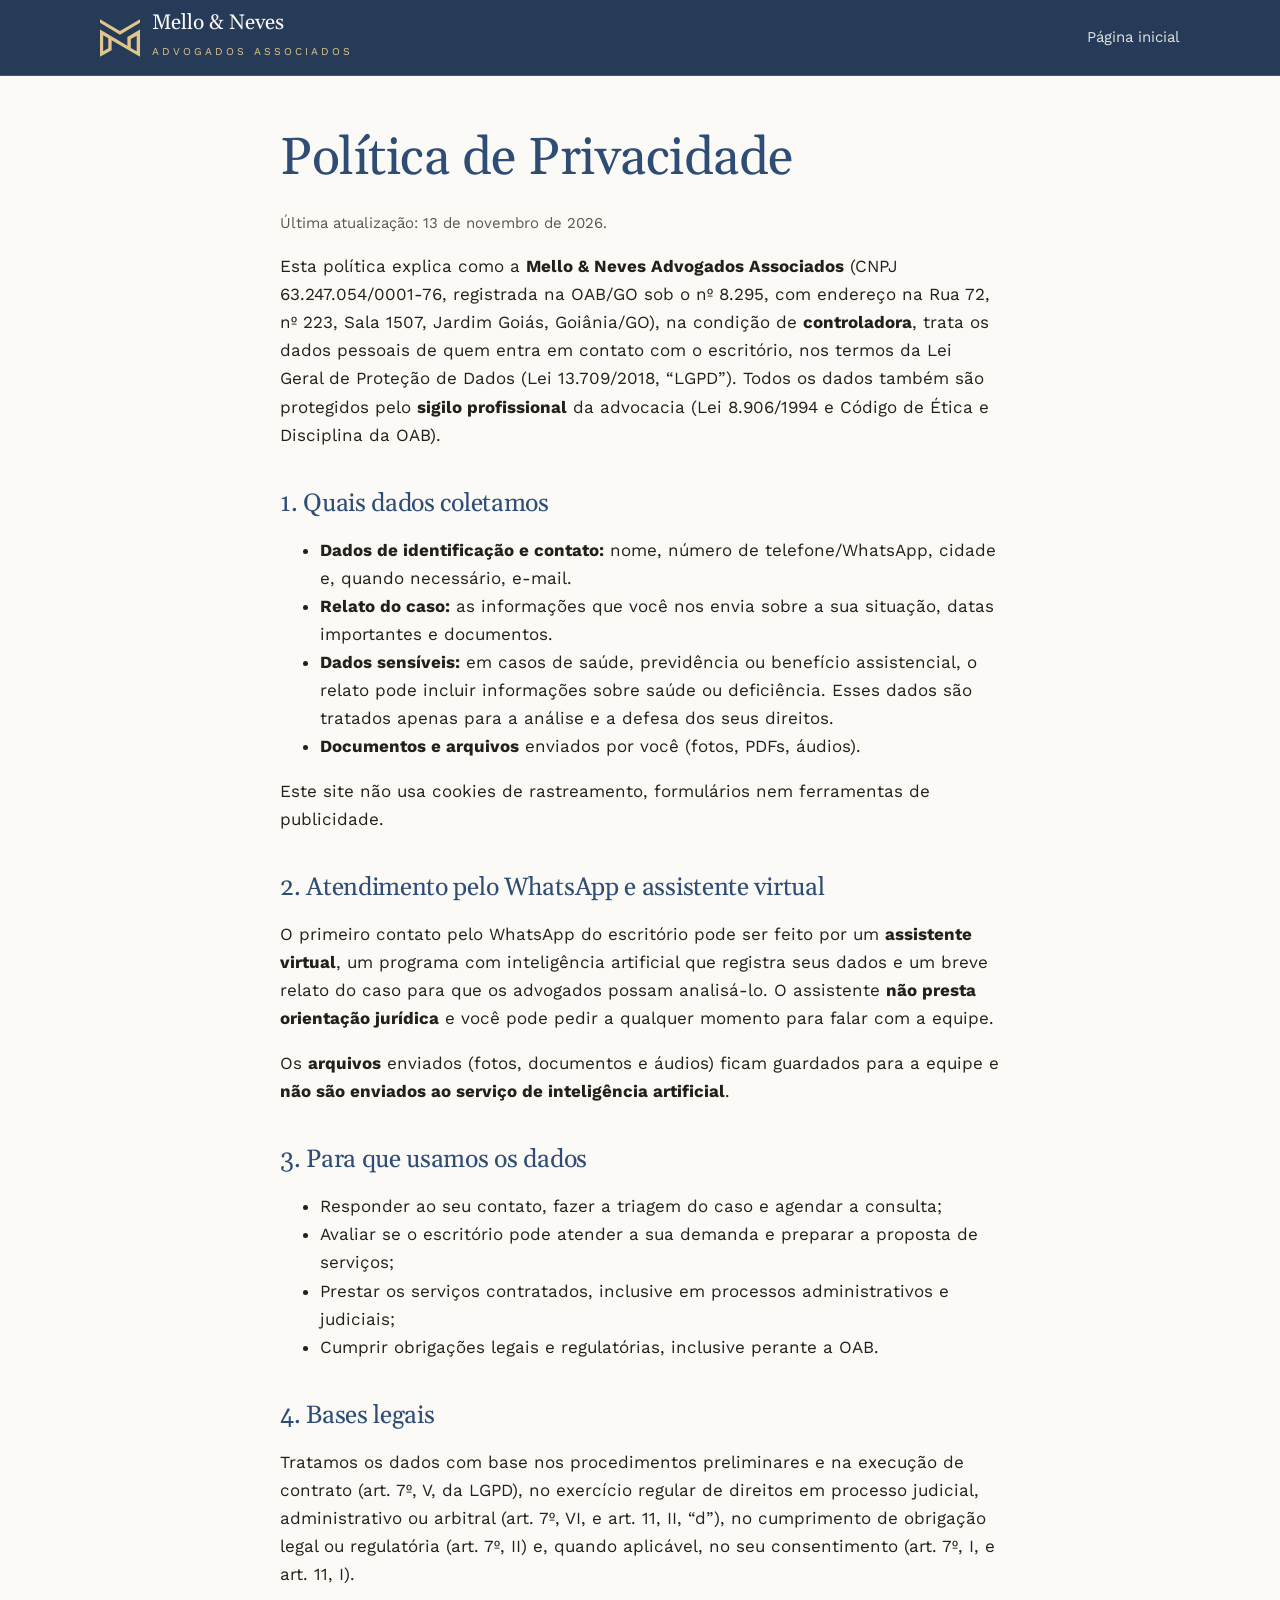
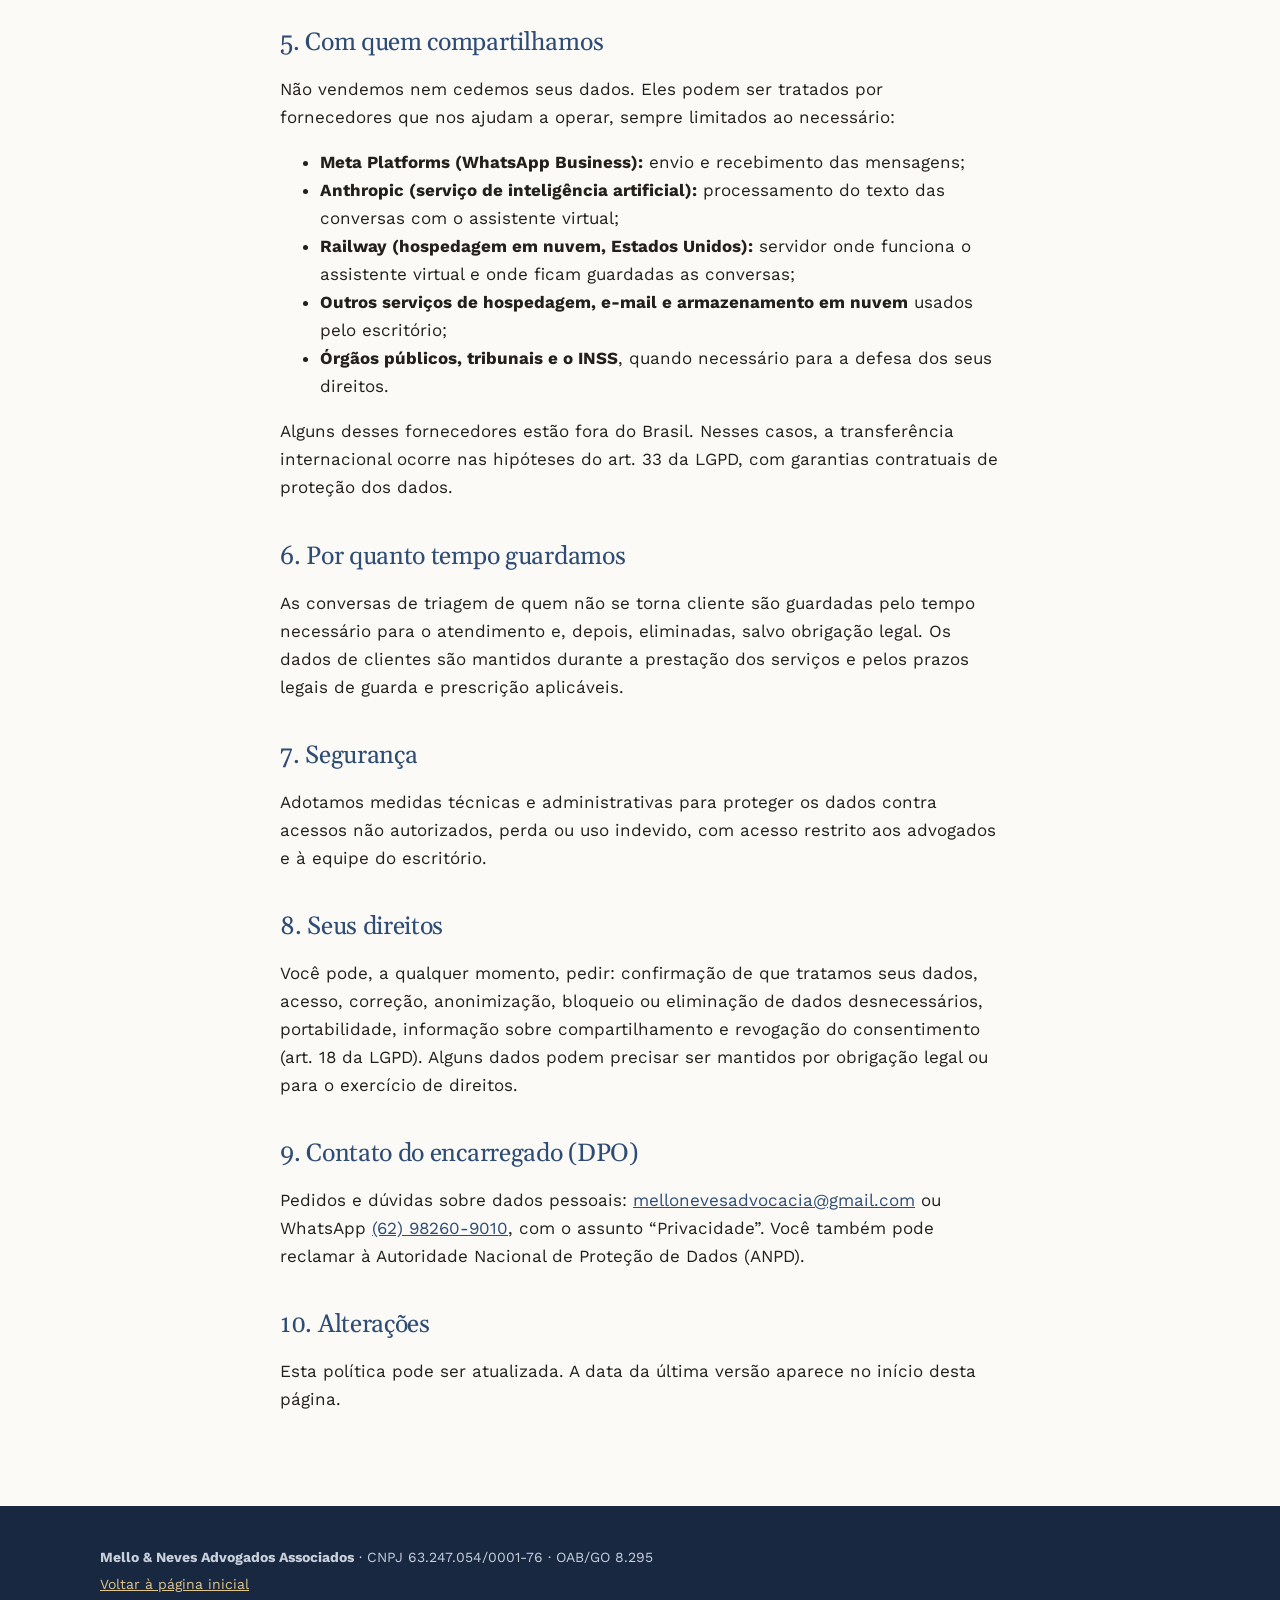
<file: privacidade.html>
<!doctype html>
<html lang="pt-BR">
<head>
<meta charset="utf-8">
<meta name="viewport" content="width=device-width, initial-scale=1">
<title>Política de Privacidade · Mello &amp; Neves Advogados Associados</title>
<meta name="description" content="Como a Mello & Neves Advogados Associados trata dados pessoais, nos termos da Lei Geral de Proteção de Dados (Lei 13.709/2018).">
<link rel="icon" href="favicon.svg" type="image/svg+xml">
<link rel="preconnect" href="https://fonts.googleapis.com">
<link rel="preconnect" href="https://fonts.gstatic.com" crossorigin>
<link href="https://fonts.googleapis.com/css2?family=Gelasio&family=Work+Sans:wght@400;600&display=swap" rel="stylesheet">
<link rel="stylesheet" href="estilo.css?v=20261113b">
</head>
<body>

<header class="topo">
  <div class="conteudo">
    <a class="marca" href="index.html" aria-label="Mello & Neves Advogados Associados, página inicial">
      <svg viewBox="0 0 279 263" aria-hidden="true"><path fill="#E1C58A" fill-rule="evenodd" d="M0,0 L139,83 L279,0 L279,26 L139,108 L0,26 Z M0,73 L0,263 L81,217 L81,148 L279,263 L279,73 L191,125 L191,185 Z M22,112 L58,133 L58,203 L22,224 Z M215,138 L256,115 L256,224 L215,201 Z"/></svg>
      <div><strong>Mello &amp; Neves</strong><span>Advogados Associados</span></div>
    </a>
    <nav class="menu" aria-label="Navegação"><a href="index.html">Página inicial</a></nav>
  </div>
</header>

<main class="texto">
  <h1>Política de Privacidade</h1>
  <p class="atualizado">Última atualização: 13 de novembro de 2026.</p>

  <p>Esta política explica como a <strong>Mello &amp; Neves Advogados Associados</strong> (CNPJ 63.247.054/0001-76, registrada na OAB/GO sob o nº 8.295, com endereço na Rua 72, nº 223, Sala 1507, Jardim Goiás, Goiânia/GO), na condição de <strong>controladora</strong>, trata os dados pessoais de quem entra em contato com o escritório, nos termos da Lei Geral de Proteção de Dados (Lei 13.709/2018, “LGPD”). Todos os dados também são protegidos pelo <strong>sigilo profissional</strong> da advocacia (Lei 8.906/1994 e Código de Ética e Disciplina da OAB).</p>

  <h2>1. Quais dados coletamos</h2>
  <ul>
    <li><strong>Dados de identificação e contato:</strong> nome, número de telefone/WhatsApp, cidade e, quando necessário, e-mail.</li>
    <li><strong>Relato do caso:</strong> as informações que você nos envia sobre a sua situação, datas importantes e documentos.</li>
    <li><strong>Dados sensíveis:</strong> em casos de saúde, previdência ou benefício assistencial, o relato pode incluir informações sobre saúde ou deficiência. Esses dados são tratados apenas para a análise e a defesa dos seus direitos.</li>
    <li><strong>Documentos e arquivos</strong> enviados por você (fotos, PDFs, áudios).</li>
  </ul>
  <p>Este site não usa cookies de rastreamento, formulários nem ferramentas de publicidade.</p>

  <h2>2. Atendimento pelo WhatsApp e assistente virtual</h2>
  <p>O primeiro contato pelo WhatsApp do escritório pode ser feito por um <strong>assistente virtual</strong>, um programa com inteligência artificial que registra seus dados e um breve relato do caso para que os advogados possam analisá-lo. O assistente <strong>não presta orientação jurídica</strong> e você pode pedir a qualquer momento para falar com a equipe.</p>
  <p>Os <strong>arquivos</strong> enviados (fotos, documentos e áudios) ficam guardados para a equipe e <strong>não são enviados ao serviço de inteligência artificial</strong>.</p>

  <h2>3. Para que usamos os dados</h2>
  <ul>
    <li>Responder ao seu contato, fazer a triagem do caso e agendar a consulta;</li>
    <li>Avaliar se o escritório pode atender a sua demanda e preparar a proposta de serviços;</li>
    <li>Prestar os serviços contratados, inclusive em processos administrativos e judiciais;</li>
    <li>Cumprir obrigações legais e regulatórias, inclusive perante a OAB.</li>
  </ul>

  <h2>4. Bases legais</h2>
  <p>Tratamos os dados com base nos procedimentos preliminares e na execução de contrato (art. 7º, V, da LGPD), no exercício regular de direitos em processo judicial, administrativo ou arbitral (art. 7º, VI, e art. 11, II, “d”), no cumprimento de obrigação legal ou regulatória (art. 7º, II) e, quando aplicável, no seu consentimento (art. 7º, I, e art. 11, I).</p>

  <h2>5. Com quem compartilhamos</h2>
  <p>Não vendemos nem cedemos seus dados. Eles podem ser tratados por fornecedores que nos ajudam a operar, sempre limitados ao necessário:</p>
  <ul>
    <li><strong>Meta Platforms (WhatsApp Business):</strong> envio e recebimento das mensagens;</li>
    <li><strong>Anthropic (serviço de inteligência artificial):</strong> processamento do texto das conversas com o assistente virtual;</li>
    <li><strong>Railway (hospedagem em nuvem, Estados Unidos):</strong> servidor onde funciona o assistente virtual e onde ficam guardadas as conversas;</li>
    <li><strong>Outros serviços de hospedagem, e-mail e armazenamento em nuvem</strong> usados pelo escritório;</li>
    <li><strong>Órgãos públicos, tribunais e o INSS</strong>, quando necessário para a defesa dos seus direitos.</li>
  </ul>
  <p>Alguns desses fornecedores estão fora do Brasil. Nesses casos, a transferência internacional ocorre nas hipóteses do art. 33 da LGPD, com garantias contratuais de proteção dos dados.</p>

  <h2>6. Por quanto tempo guardamos</h2>
  <p>As conversas de triagem de quem não se torna cliente são guardadas pelo tempo necessário para o atendimento e, depois, eliminadas, salvo obrigação legal. Os dados de clientes são mantidos durante a prestação dos serviços e pelos prazos legais de guarda e prescrição aplicáveis.</p>

  <h2>7. Segurança</h2>
  <p>Adotamos medidas técnicas e administrativas para proteger os dados contra acessos não autorizados, perda ou uso indevido, com acesso restrito aos advogados e à equipe do escritório.</p>

  <h2>8. Seus direitos</h2>
  <p>Você pode, a qualquer momento, pedir: confirmação de que tratamos seus dados, acesso, correção, anonimização, bloqueio ou eliminação de dados desnecessários, portabilidade, informação sobre compartilhamento e revogação do consentimento (art. 18 da LGPD). Alguns dados podem precisar ser mantidos por obrigação legal ou para o exercício de direitos.</p>

  <h2>9. Contato do encarregado (DPO)</h2>
  <p>Pedidos e dúvidas sobre dados pessoais: <a href="mailto:mellonevesadvocacia@gmail.com">mellonevesadvocacia@gmail.com</a> ou WhatsApp <a href="https://wa.me/5562982609010">(62) 98260-9010</a>, com o assunto “Privacidade”. Você também pode reclamar à Autoridade Nacional de Proteção de Dados (ANPD).</p>

  <h2>10. Alterações</h2>
  <p>Esta política pode ser atualizada. A data da última versão aparece no início desta página.</p>
</main>

<footer class="rodape">
  <div class="conteudo">
    <p><strong>Mello &amp; Neves Advogados Associados</strong> · CNPJ 63.247.054/0001-76 · OAB/GO 8.295</p>
    <p><a href="index.html">Voltar à página inicial</a></p>
  </div>
</footer>

</body>
</html>
</file>
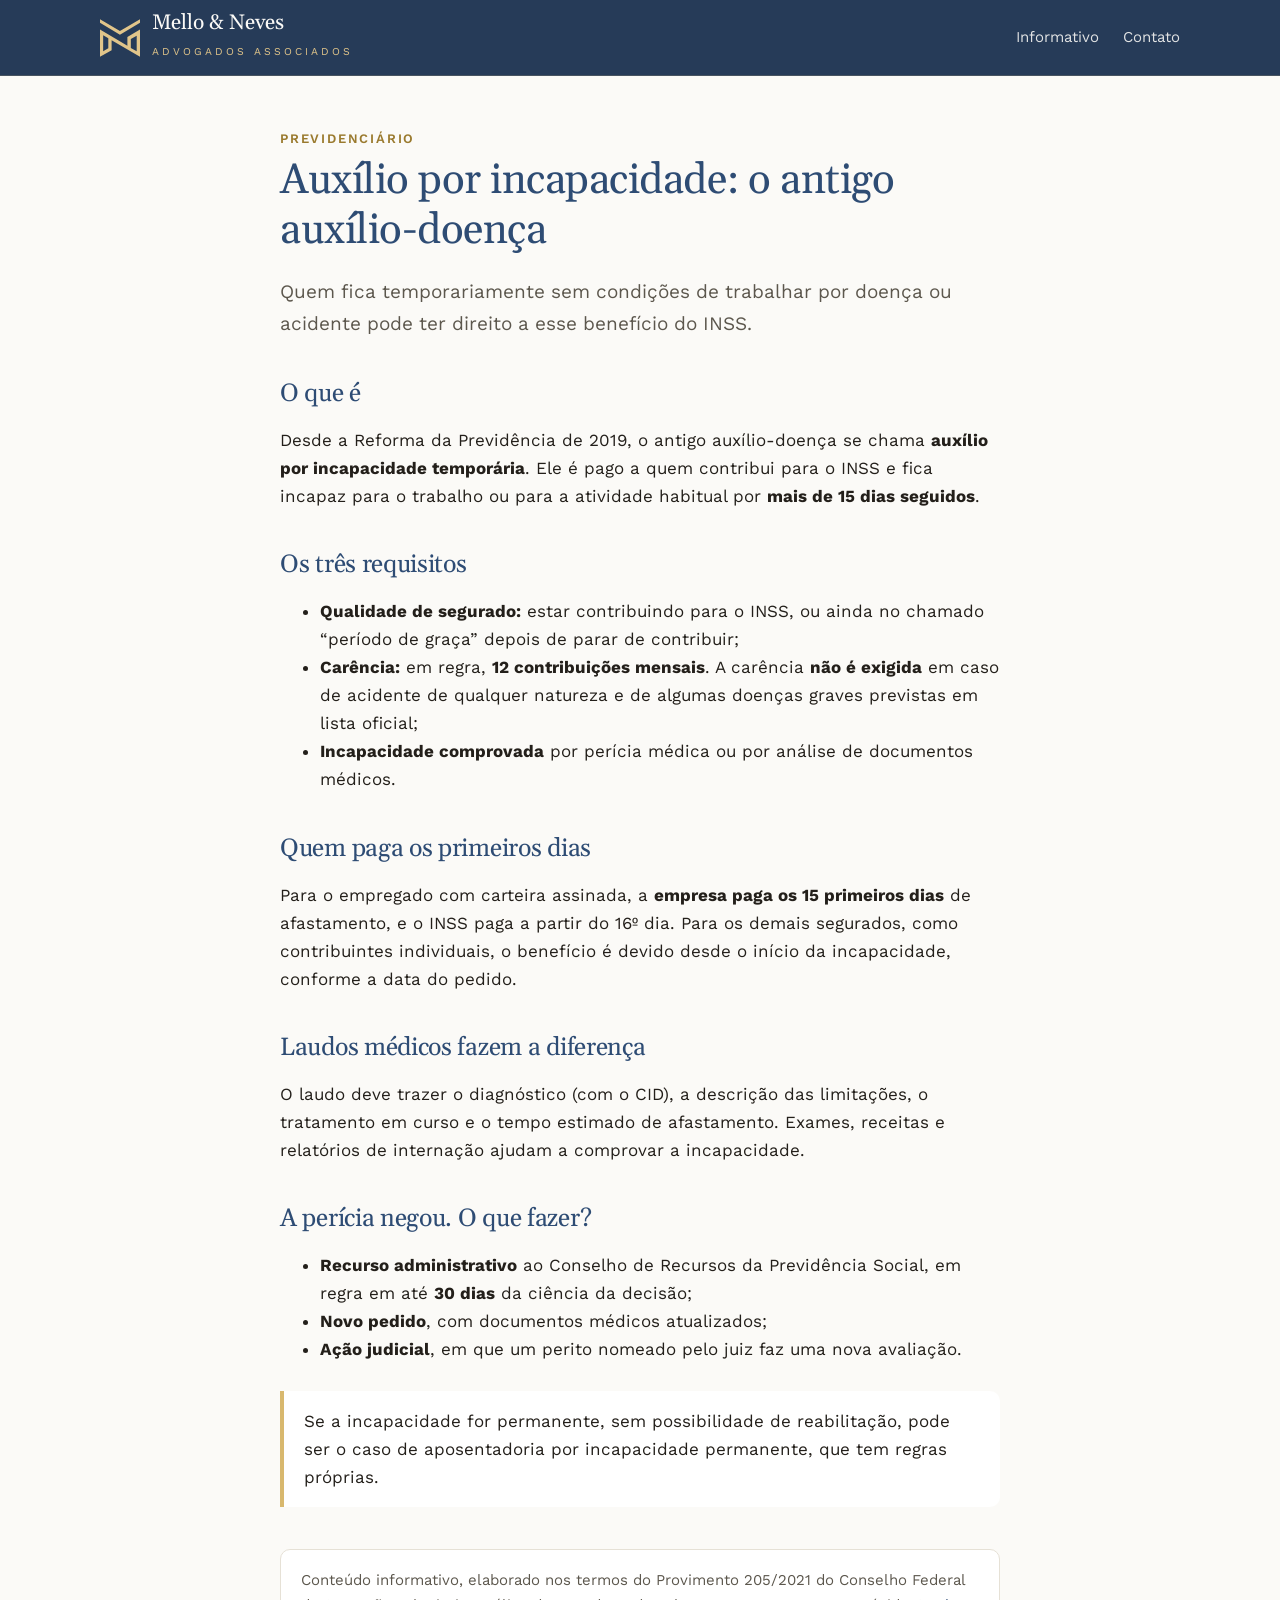
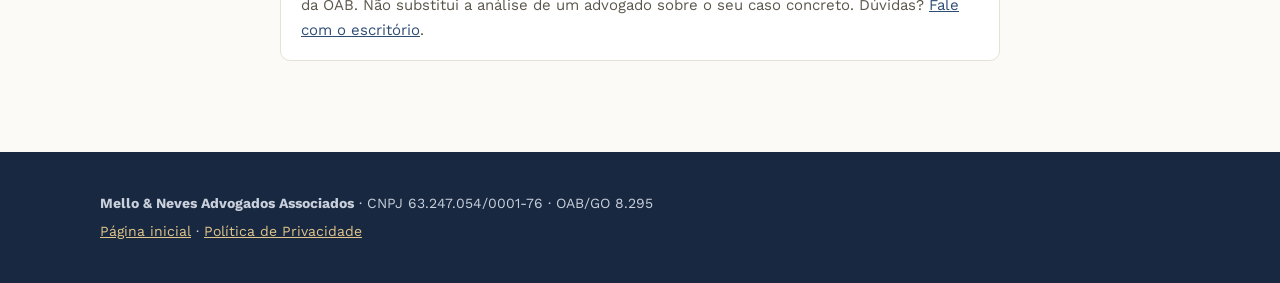
<file: artigos/auxilio-por-incapacidade.html>
<!doctype html>
<html lang="pt-BR">
<head>
<meta charset="utf-8">
<meta name="viewport" content="width=device-width, initial-scale=1">
<title>Auxílio por incapacidade: o antigo auxílio-doença · Mello &amp; Neves</title>
<link rel="canonical" href="https://mellonevesadvocacia-dotcom.github.io/site/artigos/auxilio-por-incapacidade.html">
<meta name="description" content="Quem pode receber o auxílio por incapacidade temporária, quantas contribuições são exigidas e o que fazer quando a perícia nega o benefício.">
<link rel="icon" href="../favicon.svg" type="image/svg+xml">
<link rel="preconnect" href="https://fonts.googleapis.com">
<link rel="preconnect" href="https://fonts.gstatic.com" crossorigin>
<link href="https://fonts.googleapis.com/css2?family=Gelasio&family=Work+Sans:wght@400;600&display=swap" rel="stylesheet">
<link rel="stylesheet" href="../estilo.css?v=20261113b">
</head>
<body>
<header class="topo">
  <div class="conteudo">
    <a class="marca" href="../index.html" aria-label="Mello & Neves Advogados Associados, página inicial">
      <svg viewBox="0 0 279 263" aria-hidden="true"><path fill="#E1C58A" fill-rule="evenodd" d="M0,0 L139,83 L279,0 L279,26 L139,108 L0,26 Z M0,73 L0,263 L81,217 L81,148 L279,263 L279,73 L191,125 L191,185 Z M22,112 L58,133 L58,203 L22,224 Z M215,138 L256,115 L256,224 L215,201 Z"/></svg>
      <div><strong>Mello &amp; Neves</strong><span>Advogados Associados</span></div>
    </a>
    <nav class="menu" aria-label="Navegação"><a href="../index.html#informativo">Informativo</a><a href="../index.html#contato">Contato</a></nav>
  </div>
</header>

<main class="texto artigo">
  <p class="tema">Previdenciário</p>
  <h1>Auxílio por incapacidade: o antigo auxílio-doença</h1>
  <p class="resumo">Quem fica temporariamente sem condições de trabalhar por doença ou acidente pode ter direito a esse benefício do INSS.</p>

  <h2>O que é</h2>
  <p>Desde a Reforma da Previdência de 2019, o antigo auxílio-doença se chama <strong>auxílio por incapacidade temporária</strong>. Ele é pago a quem contribui para o INSS e fica incapaz para o trabalho ou para a atividade habitual por <strong>mais de 15 dias seguidos</strong>.</p>

  <h2>Os três requisitos</h2>
  <ul>
    <li><strong>Qualidade de segurado:</strong> estar contribuindo para o INSS, ou ainda no chamado “período de graça” depois de parar de contribuir;</li>
    <li><strong>Carência:</strong> em regra, <strong>12 contribuições mensais</strong>. A carência <strong>não é exigida</strong> em caso de acidente de qualquer natureza e de algumas doenças graves previstas em lista oficial;</li>
    <li><strong>Incapacidade comprovada</strong> por perícia médica ou por análise de documentos médicos.</li>
  </ul>

  <h2>Quem paga os primeiros dias</h2>
  <p>Para o empregado com carteira assinada, a <strong>empresa paga os 15 primeiros dias</strong> de afastamento, e o INSS paga a partir do 16º dia. Para os demais segurados, como contribuintes individuais, o benefício é devido desde o início da incapacidade, conforme a data do pedido.</p>

  <h2>Laudos médicos fazem a diferença</h2>
  <p>O laudo deve trazer o diagnóstico (com o CID), a descrição das limitações, o tratamento em curso e o tempo estimado de afastamento. Exames, receitas e relatórios de internação ajudam a comprovar a incapacidade.</p>

  <h2>A perícia negou. O que fazer?</h2>
  <ul>
    <li><strong>Recurso administrativo</strong> ao Conselho de Recursos da Previdência Social, em regra em até <strong>30 dias</strong> da ciência da decisão;</li>
    <li><strong>Novo pedido</strong>, com documentos médicos atualizados;</li>
    <li><strong>Ação judicial</strong>, em que um perito nomeado pelo juiz faz uma nova avaliação.</li>
  </ul>

  <blockquote>Se a incapacidade for permanente, sem possibilidade de reabilitação, pode ser o caso de aposentadoria por incapacidade permanente, que tem regras próprias.</blockquote>

  <p class="nota">Conteúdo informativo, elaborado nos termos do Provimento 205/2021 do Conselho Federal da OAB. Não substitui a análise de um advogado sobre o seu caso concreto. Dúvidas? <a href="../index.html#contato">Fale com o escritório</a>.</p>
</main>

<footer class="rodape">
  <div class="conteudo">
    <p><strong>Mello &amp; Neves Advogados Associados</strong> · CNPJ 63.247.054/0001-76 · OAB/GO 8.295</p>
    <p><a href="../index.html">Página inicial</a> · <a href="../privacidade.html">Política de Privacidade</a></p>
  </div>
</footer>
</body>
</html>
</file>
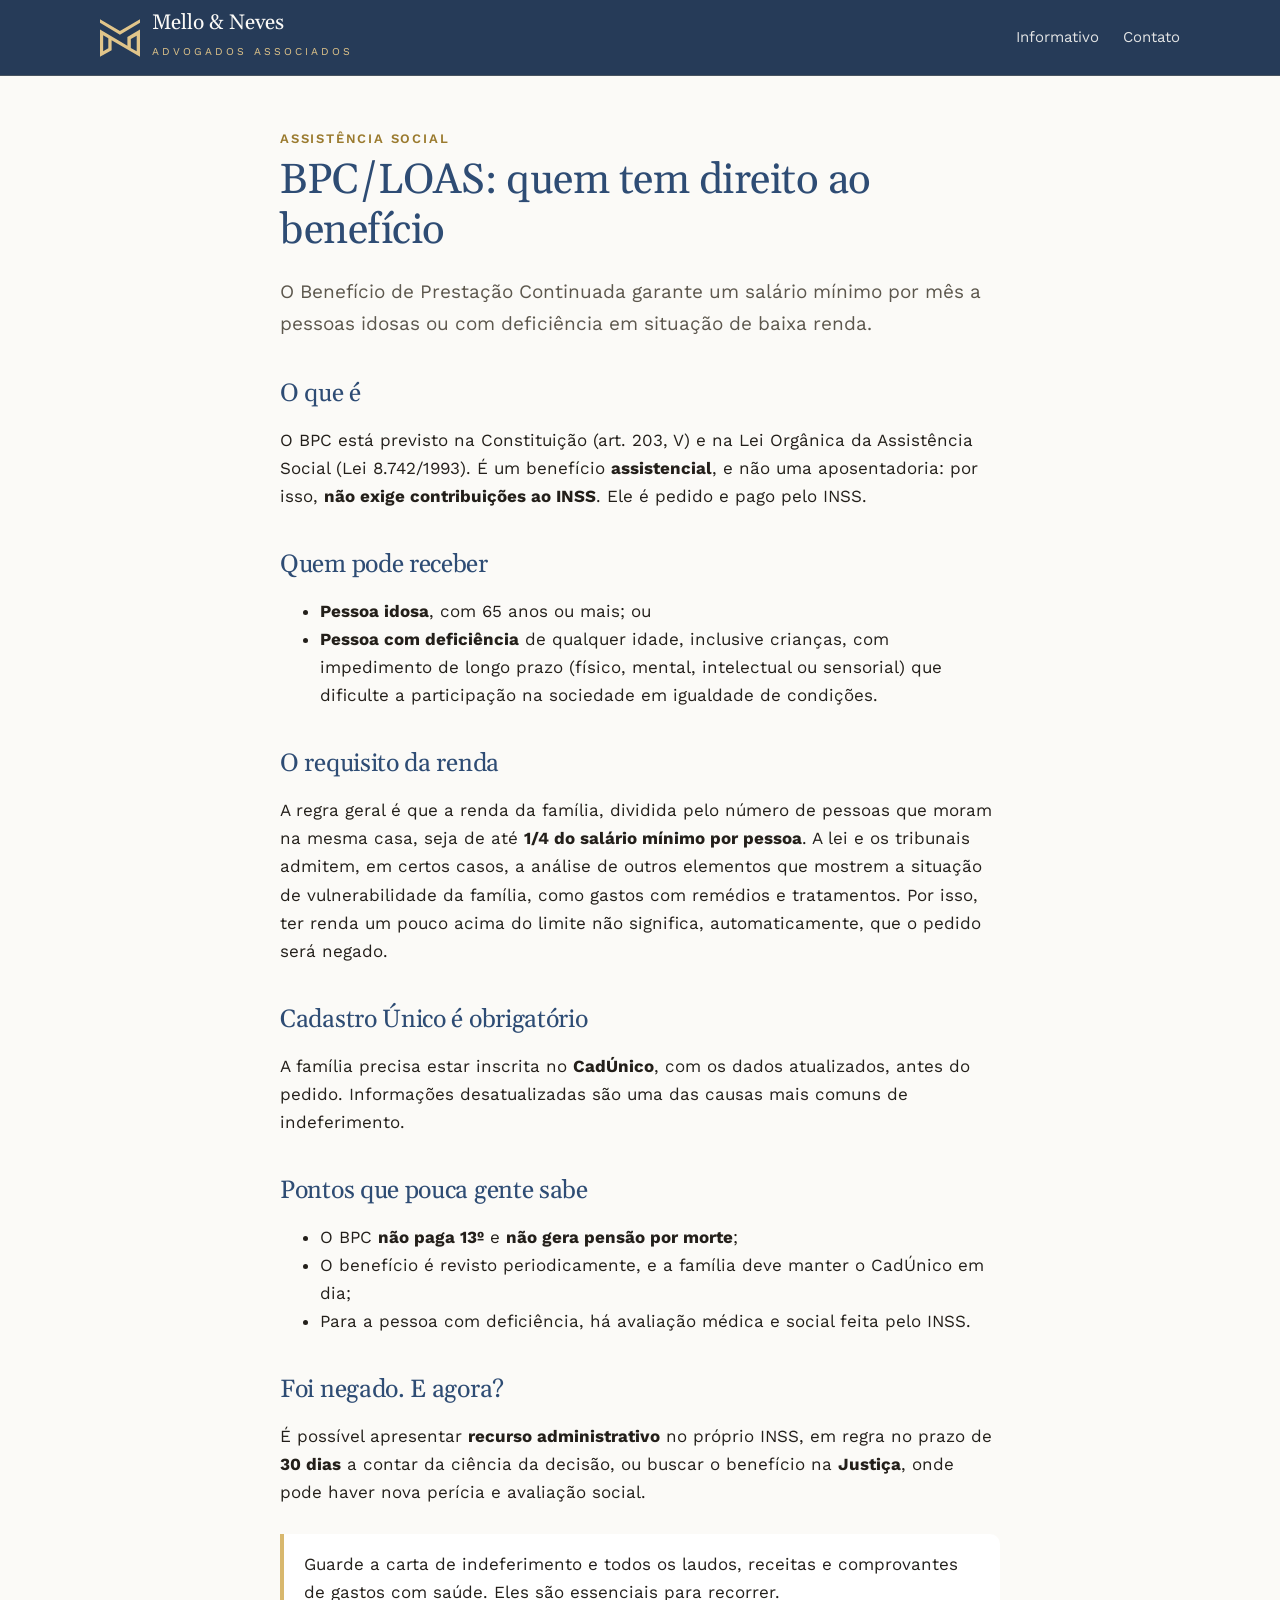
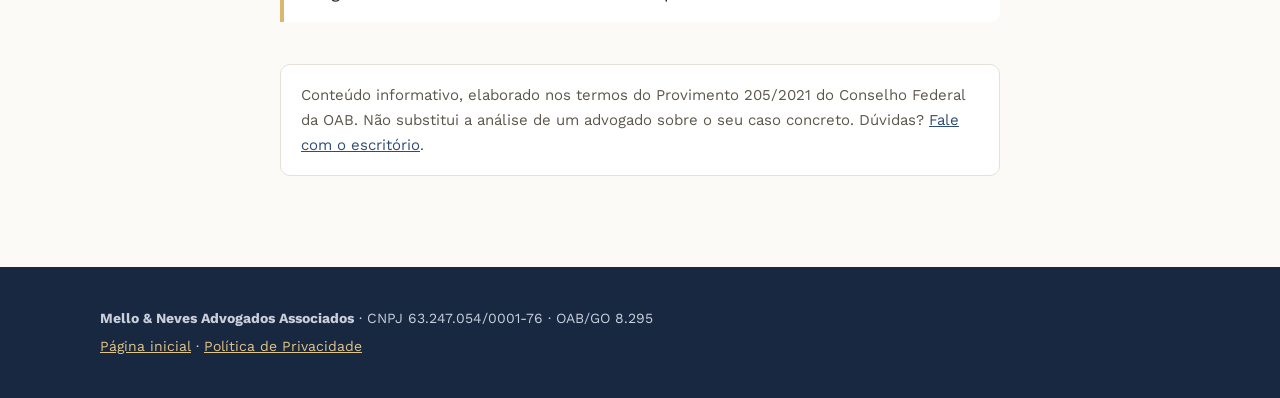
<file: artigos/bpc-loas-quem-tem-direito.html>
<!doctype html>
<html lang="pt-BR">
<head>
<meta charset="utf-8">
<meta name="viewport" content="width=device-width, initial-scale=1">
<title>BPC/LOAS: quem tem direito ao benefício · Mello &amp; Neves</title>
<link rel="canonical" href="https://mellonevesadvocacia-dotcom.github.io/site/artigos/bpc-loas-quem-tem-direito.html">
<meta name="description" content="Os requisitos do BPC/LOAS, o benefício de um salário mínimo para pessoa idosa ou com deficiência, e o que fazer se ele for negado.">
<link rel="icon" href="../favicon.svg" type="image/svg+xml">
<link rel="preconnect" href="https://fonts.googleapis.com">
<link rel="preconnect" href="https://fonts.gstatic.com" crossorigin>
<link href="https://fonts.googleapis.com/css2?family=Gelasio&family=Work+Sans:wght@400;600&display=swap" rel="stylesheet">
<link rel="stylesheet" href="../estilo.css?v=20261113b">
</head>
<body>
<header class="topo">
  <div class="conteudo">
    <a class="marca" href="../index.html" aria-label="Mello & Neves Advogados Associados, página inicial">
      <svg viewBox="0 0 279 263" aria-hidden="true"><path fill="#E1C58A" fill-rule="evenodd" d="M0,0 L139,83 L279,0 L279,26 L139,108 L0,26 Z M0,73 L0,263 L81,217 L81,148 L279,263 L279,73 L191,125 L191,185 Z M22,112 L58,133 L58,203 L22,224 Z M215,138 L256,115 L256,224 L215,201 Z"/></svg>
      <div><strong>Mello &amp; Neves</strong><span>Advogados Associados</span></div>
    </a>
    <nav class="menu" aria-label="Navegação"><a href="../index.html#informativo">Informativo</a><a href="../index.html#contato">Contato</a></nav>
  </div>
</header>

<main class="texto artigo">
  <p class="tema">Assistência social</p>
  <h1>BPC/LOAS: quem tem direito ao benefício</h1>
  <p class="resumo">O Benefício de Prestação Continuada garante um salário mínimo por mês a pessoas idosas ou com deficiência em situação de baixa renda.</p>

  <h2>O que é</h2>
  <p>O BPC está previsto na Constituição (art. 203, V) e na Lei Orgânica da Assistência Social (Lei 8.742/1993). É um benefício <strong>assistencial</strong>, e não uma aposentadoria: por isso, <strong>não exige contribuições ao INSS</strong>. Ele é pedido e pago pelo INSS.</p>

  <h2>Quem pode receber</h2>
  <ul>
    <li><strong>Pessoa idosa</strong>, com 65 anos ou mais; ou</li>
    <li><strong>Pessoa com deficiência</strong> de qualquer idade, inclusive crianças, com impedimento de longo prazo (físico, mental, intelectual ou sensorial) que dificulte a participação na sociedade em igualdade de condições.</li>
  </ul>

  <h2>O requisito da renda</h2>
  <p>A regra geral é que a renda da família, dividida pelo número de pessoas que moram na mesma casa, seja de até <strong>1/4 do salário mínimo por pessoa</strong>. A lei e os tribunais admitem, em certos casos, a análise de outros elementos que mostrem a situação de vulnerabilidade da família, como gastos com remédios e tratamentos. Por isso, ter renda um pouco acima do limite não significa, automaticamente, que o pedido será negado.</p>

  <h2>Cadastro Único é obrigatório</h2>
  <p>A família precisa estar inscrita no <strong>CadÚnico</strong>, com os dados atualizados, antes do pedido. Informações desatualizadas são uma das causas mais comuns de indeferimento.</p>

  <h2>Pontos que pouca gente sabe</h2>
  <ul>
    <li>O BPC <strong>não paga 13º</strong> e <strong>não gera pensão por morte</strong>;</li>
    <li>O benefício é revisto periodicamente, e a família deve manter o CadÚnico em dia;</li>
    <li>Para a pessoa com deficiência, há avaliação médica e social feita pelo INSS.</li>
  </ul>

  <h2>Foi negado. E agora?</h2>
  <p>É possível apresentar <strong>recurso administrativo</strong> no próprio INSS, em regra no prazo de <strong>30 dias</strong> a contar da ciência da decisão, ou buscar o benefício na <strong>Justiça</strong>, onde pode haver nova perícia e avaliação social.</p>

  <blockquote>Guarde a carta de indeferimento e todos os laudos, receitas e comprovantes de gastos com saúde. Eles são essenciais para recorrer.</blockquote>

  <p class="nota">Conteúdo informativo, elaborado nos termos do Provimento 205/2021 do Conselho Federal da OAB. Não substitui a análise de um advogado sobre o seu caso concreto. Dúvidas? <a href="../index.html#contato">Fale com o escritório</a>.</p>
</main>

<footer class="rodape">
  <div class="conteudo">
    <p><strong>Mello &amp; Neves Advogados Associados</strong> · CNPJ 63.247.054/0001-76 · OAB/GO 8.295</p>
    <p><a href="../index.html">Página inicial</a> · <a href="../privacidade.html">Política de Privacidade</a></p>
  </div>
</footer>
</body>
</html>
</file>
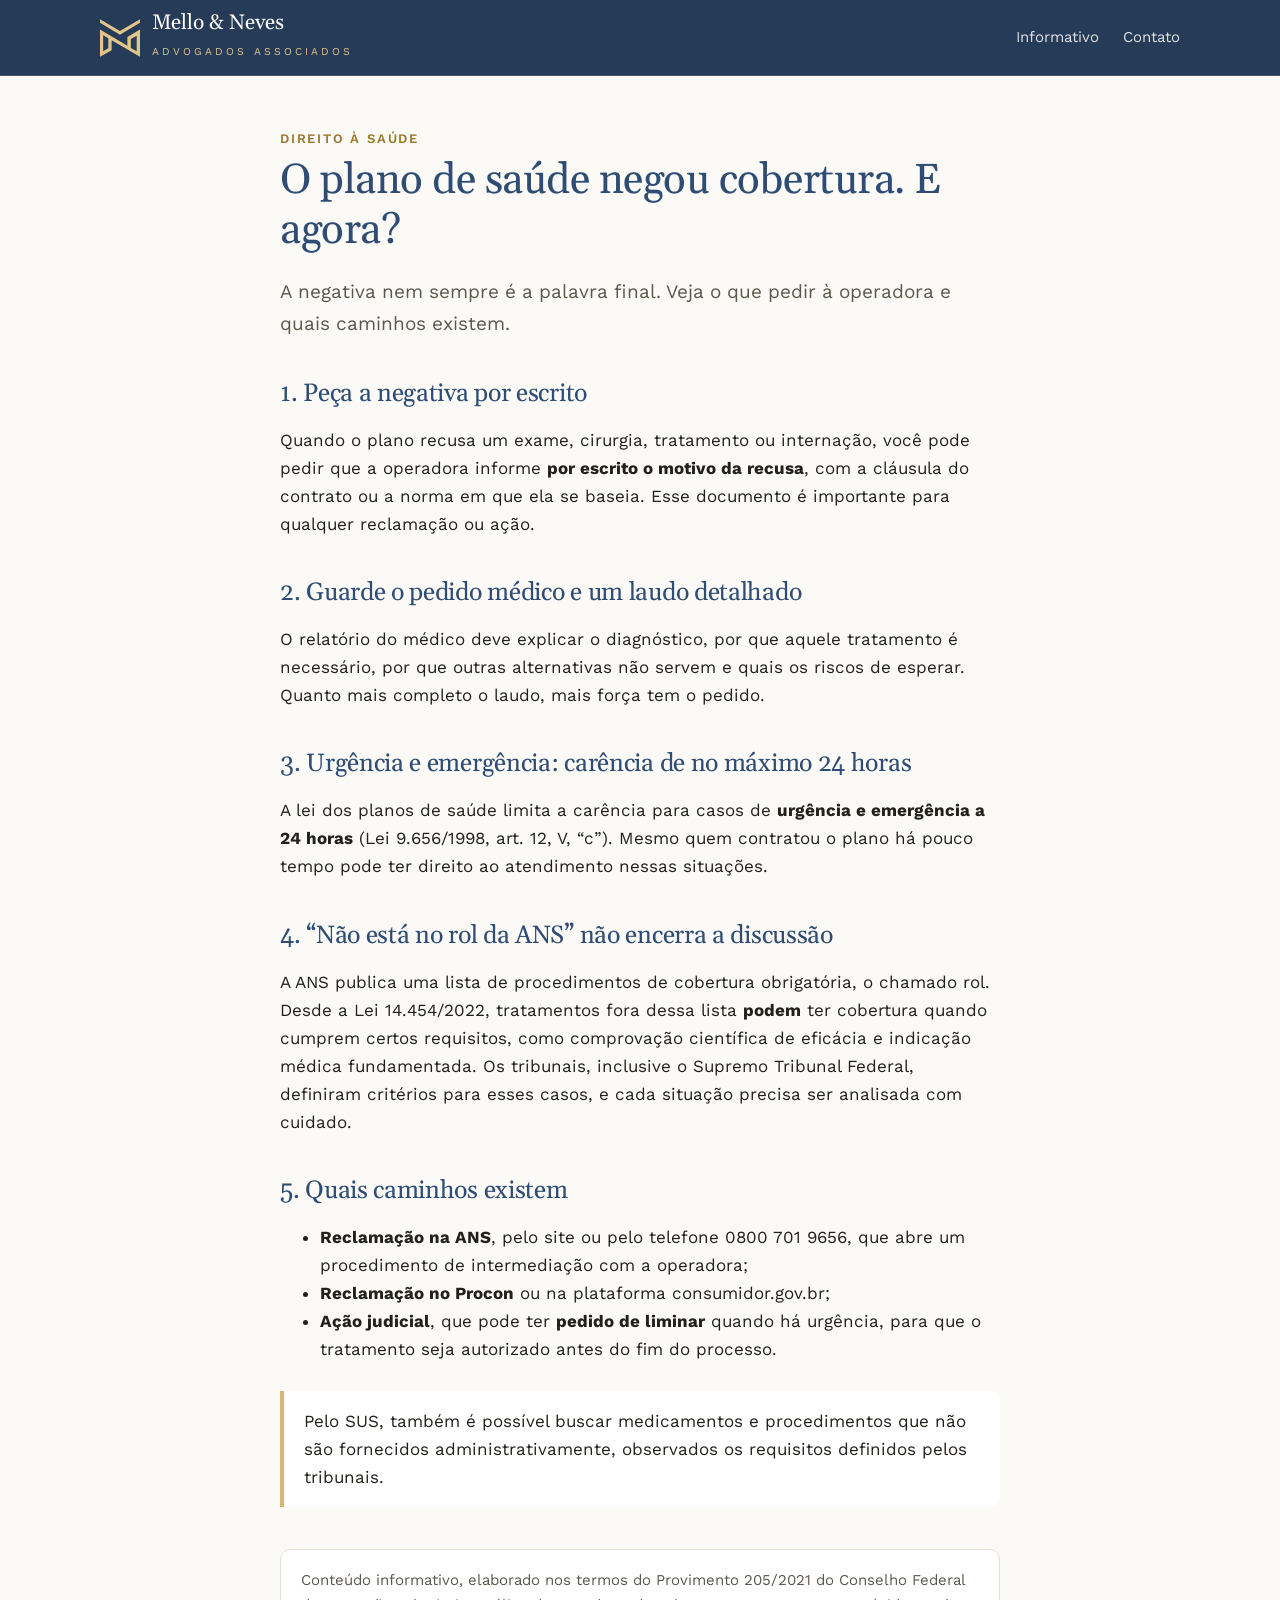
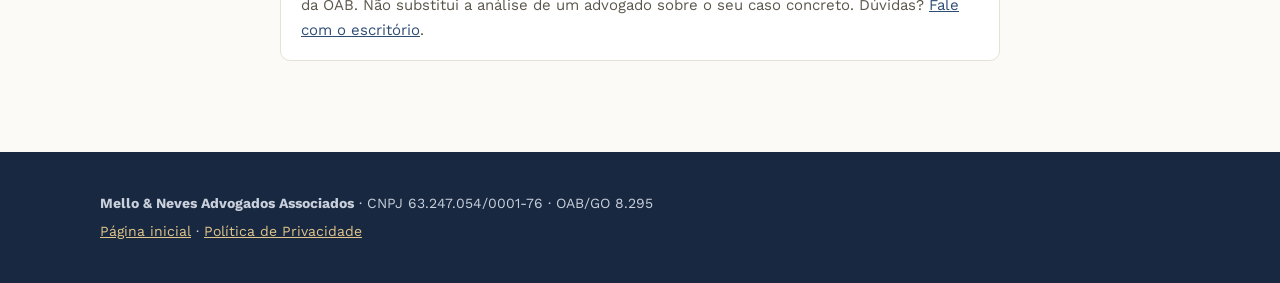
<file: artigos/plano-de-saude-negou.html>
<!doctype html>
<html lang="pt-BR">
<head>
<meta charset="utf-8">
<meta name="viewport" content="width=device-width, initial-scale=1">
<title>O plano de saúde negou cobertura. E agora? · Mello &amp; Neves</title>
<link rel="canonical" href="https://mellonevesadvocacia-dotcom.github.io/site/artigos/plano-de-saude-negou.html">
<meta name="description" content="O que pedir à operadora, quando a carência não vale e quais caminhos existem depois de uma negativa do plano de saúde.">
<link rel="icon" href="../favicon.svg" type="image/svg+xml">
<link rel="preconnect" href="https://fonts.googleapis.com">
<link rel="preconnect" href="https://fonts.gstatic.com" crossorigin>
<link href="https://fonts.googleapis.com/css2?family=Gelasio&family=Work+Sans:wght@400;600&display=swap" rel="stylesheet">
<link rel="stylesheet" href="../estilo.css?v=20261113b">
</head>
<body>
<header class="topo">
  <div class="conteudo">
    <a class="marca" href="../index.html" aria-label="Mello & Neves Advogados Associados, página inicial">
      <svg viewBox="0 0 279 263" aria-hidden="true"><path fill="#E1C58A" fill-rule="evenodd" d="M0,0 L139,83 L279,0 L279,26 L139,108 L0,26 Z M0,73 L0,263 L81,217 L81,148 L279,263 L279,73 L191,125 L191,185 Z M22,112 L58,133 L58,203 L22,224 Z M215,138 L256,115 L256,224 L215,201 Z"/></svg>
      <div><strong>Mello &amp; Neves</strong><span>Advogados Associados</span></div>
    </a>
    <nav class="menu" aria-label="Navegação"><a href="../index.html#informativo">Informativo</a><a href="../index.html#contato">Contato</a></nav>
  </div>
</header>

<main class="texto artigo">
  <p class="tema">Direito à saúde</p>
  <h1>O plano de saúde negou cobertura. E agora?</h1>
  <p class="resumo">A negativa nem sempre é a palavra final. Veja o que pedir à operadora e quais caminhos existem.</p>

  <h2>1. Peça a negativa por escrito</h2>
  <p>Quando o plano recusa um exame, cirurgia, tratamento ou internação, você pode pedir que a operadora informe <strong>por escrito o motivo da recusa</strong>, com a cláusula do contrato ou a norma em que ela se baseia. Esse documento é importante para qualquer reclamação ou ação.</p>

  <h2>2. Guarde o pedido médico e um laudo detalhado</h2>
  <p>O relatório do médico deve explicar o diagnóstico, por que aquele tratamento é necessário, por que outras alternativas não servem e quais os riscos de esperar. Quanto mais completo o laudo, mais força tem o pedido.</p>

  <h2>3. Urgência e emergência: carência de no máximo 24 horas</h2>
  <p>A lei dos planos de saúde limita a carência para casos de <strong>urgência e emergência a 24 horas</strong> (Lei 9.656/1998, art. 12, V, “c”). Mesmo quem contratou o plano há pouco tempo pode ter direito ao atendimento nessas situações.</p>

  <h2>4. “Não está no rol da ANS” não encerra a discussão</h2>
  <p>A ANS publica uma lista de procedimentos de cobertura obrigatória, o chamado rol. Desde a Lei 14.454/2022, tratamentos fora dessa lista <strong>podem</strong> ter cobertura quando cumprem certos requisitos, como comprovação científica de eficácia e indicação médica fundamentada. Os tribunais, inclusive o Supremo Tribunal Federal, definiram critérios para esses casos, e cada situação precisa ser analisada com cuidado.</p>

  <h2>5. Quais caminhos existem</h2>
  <ul>
    <li><strong>Reclamação na ANS</strong>, pelo site ou pelo telefone 0800 701 9656, que abre um procedimento de intermediação com a operadora;</li>
    <li><strong>Reclamação no Procon</strong> ou na plataforma consumidor.gov.br;</li>
    <li><strong>Ação judicial</strong>, que pode ter <strong>pedido de liminar</strong> quando há urgência, para que o tratamento seja autorizado antes do fim do processo.</li>
  </ul>

  <blockquote>Pelo SUS, também é possível buscar medicamentos e procedimentos que não são fornecidos administrativamente, observados os requisitos definidos pelos tribunais.</blockquote>

  <p class="nota">Conteúdo informativo, elaborado nos termos do Provimento 205/2021 do Conselho Federal da OAB. Não substitui a análise de um advogado sobre o seu caso concreto. Dúvidas? <a href="../index.html#contato">Fale com o escritório</a>.</p>
</main>

<footer class="rodape">
  <div class="conteudo">
    <p><strong>Mello &amp; Neves Advogados Associados</strong> · CNPJ 63.247.054/0001-76 · OAB/GO 8.295</p>
    <p><a href="../index.html">Página inicial</a> · <a href="../privacidade.html">Política de Privacidade</a></p>
  </div>
</footer>
</body>
</html>
</file>
<file: estilo.css>
/* Mello & Neves — base: azul #2E4C74 e papel #FBFAF7; dourado como acento */
:root {
  --azul: #2E4C74;
  --azul-escuro: #1F3553;
  --azul-noite: #172840;
  --papel: #FBFAF7;
  --creme: #F3EFE6;
  --tinta: #231F1A;
  --grafite: #5C574D;
  --dourado: #D8B86E;
  --dourado-logo: #E1C58A;
  --nevoa: #939DB3;
  --linha: #E6E1D6;
  --branco: #FFFFFF;
  --sombra: 0 1px 2px rgba(23,40,64,.06), 0 8px 24px rgba(23,40,64,.08);
  --titulo: "Gelasio", Georgia, "Times New Roman", serif;
  --texto: "Work Sans", system-ui, -apple-system, "Segoe UI", Arial, sans-serif;
}
* { box-sizing: border-box; }
html { scroll-behavior: smooth; scroll-padding-top: 84px; }
body { margin: 0; background: var(--papel); color: var(--tinta); font-family: var(--texto); font-size: 17px; line-height: 1.65; -webkit-font-smoothing: antialiased; }
a { color: var(--azul); }
:focus-visible { outline: 3px solid var(--dourado); outline-offset: 3px; }
.conteudo { max-width: 1120px; margin: 0 auto; padding: 0 20px; }
h1, h2, h3 { font-family: var(--titulo); font-weight: 400; color: var(--azul); line-height: 1.2; }
h1 { font-size: clamp(32px, 5vw, 52px); margin: 0 0 20px; letter-spacing: -.5px; }
h2 { font-size: clamp(27px, 3.6vw, 38px); margin: 0 0 12px; letter-spacing: -.3px; }
h3 { font-size: 21px; margin: 0 0 8px; }
.rotulo { display: inline-block; font-size: 12px; font-weight: 600; letter-spacing: 2.4px; text-transform: uppercase; color: #9A7A2E; margin-bottom: 10px; }
.rotulo::before { content: ""; display: inline-block; width: 22px; height: 2px; background: var(--dourado); vertical-align: middle; margin-right: 10px; }
.intro { max-width: 680px; color: var(--grafite); margin: 0 0 36px; font-size: 18px; }

/* Cabeçalho fixo */
.topo { background: rgba(31,53,83,.97); color: var(--papel); position: sticky; top: 0; z-index: 20; backdrop-filter: blur(8px); border-bottom: 1px solid rgba(225,197,138,.18); }
.topo .conteudo { display: flex; align-items: center; justify-content: space-between; gap: 16px; padding-top: 12px; padding-bottom: 12px; flex-wrap: wrap; }
.marca { display: flex; align-items: center; gap: 12px; color: var(--papel); text-decoration: none; }
.marca svg { width: 40px; height: 38px; flex: none; }
.marca strong { font-family: var(--titulo); font-weight: 400; font-size: 21px; display: block; line-height: 1.1; }
.marca span { font-size: 10.5px; letter-spacing: 3px; text-transform: uppercase; color: var(--dourado-logo); }
.menu { display: flex; gap: 24px; flex-wrap: wrap; align-items: center; }
.menu a { color: var(--papel); text-decoration: none; font-size: 15px; opacity: .88; }
.menu a:hover { opacity: 1; text-decoration: underline; text-decoration-color: var(--dourado); text-underline-offset: 7px; }
.menu .cta { background: var(--dourado); color: var(--azul-noite); opacity: 1; font-weight: 600; padding: 8px 16px; border-radius: 999px; }
.menu .cta:hover { background: var(--dourado-logo); text-decoration: none; }

/* Abertura */
.abertura { position: relative; overflow: hidden; color: var(--papel); padding: 72px 0 84px;
  background: radial-gradient(1100px 500px at 85% -10%, rgba(225,197,138,.16), transparent 60%), linear-gradient(160deg, var(--azul) 0%, var(--azul-escuro) 55%, var(--azul-noite) 100%); }
.abertura .marca-dagua { position: absolute; right: -60px; bottom: -80px; width: 520px; opacity: .06; pointer-events: none; }
.abertura .conteudo { position: relative; display: grid; grid-template-columns: 1.25fr .9fr; gap: 48px; align-items: center; }
.abertura h1 { color: var(--papel); }
.abertura h1 em { font-style: italic; color: var(--dourado-logo); }
.abertura p { font-size: 18px; opacity: .9; margin: 0 0 30px; max-width: 600px; }
.lema { font-family: var(--titulo); font-style: italic; color: var(--dourado-logo); font-size: 16px !important; opacity: 1 !important; margin-bottom: 20px !important; }
.botao { display: inline-flex; align-items: center; gap: 8px; background: var(--dourado); color: var(--azul-noite); font-weight: 600; text-decoration: none; padding: 14px 24px; border-radius: 8px; border: 0; font: inherit; font-weight: 600; cursor: pointer; transition: transform .15s, background .15s; }
.botao:hover { background: var(--dourado-logo); transform: translateY(-1px); }
.botao.contorno { background: transparent; color: var(--papel); border: 1px solid rgba(251,250,247,.5); }
.botao.contorno:hover { background: rgba(251,250,247,.08); }
.botoes { display: flex; gap: 12px; flex-wrap: wrap; }

.ajuda { background: rgba(251,250,247,.07); border: 1px solid rgba(225,197,138,.28); border-radius: 16px; padding: 26px; backdrop-filter: blur(4px); }
.ajuda h2 { color: var(--papel); font-size: 24px; margin-bottom: 4px; }
.ajuda p { font-size: 15px !important; margin: 0 0 18px !important; }
.chips { display: flex; flex-wrap: wrap; gap: 8px; }
.chip { background: rgba(251,250,247,.1); color: var(--papel); border: 1px solid rgba(251,250,247,.22); border-radius: 999px; padding: 8px 14px; font: inherit; font-size: 14px; cursor: pointer; text-decoration: none; transition: background .15s, border-color .15s; }
.chip:hover { background: rgba(225,197,138,.2); border-color: var(--dourado-logo); }

/* Faixa de confiança */
.confianca { background: var(--branco); border-bottom: 1px solid var(--linha); }
.confianca .conteudo { display: grid; grid-template-columns: repeat(3, 1fr); gap: 16px; padding-top: 22px; padding-bottom: 22px; }
.confianca div { display: flex; gap: 12px; align-items: center; font-size: 15px; color: var(--grafite); }
.confianca svg { width: 26px; height: 26px; flex: none; color: var(--azul); }
.confianca b { color: var(--tinta); display: block; font-weight: 600; }

/* Seções */
section { padding: 84px 0; }
.claro { background: var(--branco); }
.creme { background: var(--creme); }

/* Painel de áreas */
.areas { display: grid; grid-template-columns: 320px 1fr; gap: 28px; align-items: start; }
.lista-areas { list-style: none; margin: 0; padding: 0; display: grid; gap: 6px; position: sticky; top: 96px; }
.area-btn { width: 100%; display: flex; align-items: center; gap: 14px; text-align: left; background: var(--branco); border: 1px solid var(--linha); border-radius: 12px; padding: 14px 16px; font: inherit; font-size: 16px; color: var(--tinta); cursor: pointer; transition: border-color .15s, box-shadow .15s, background .15s; }
.area-btn:hover { border-color: var(--nevoa); }
.area-btn .ico { width: 38px; height: 38px; border-radius: 10px; background: var(--creme); color: var(--azul); display: grid; place-items: center; flex: none; }
.area-btn .ico svg { width: 20px; height: 20px; }
.area-btn .seta { margin-left: auto; color: var(--nevoa); transition: transform .2s; }
.area-btn[aria-expanded="true"] { background: var(--azul); border-color: var(--azul); color: var(--papel); box-shadow: var(--sombra); }
.area-btn[aria-expanded="true"] .ico { background: rgba(225,197,138,.18); color: var(--dourado-logo); }
.area-btn[aria-expanded="true"] .seta { color: var(--dourado-logo); transform: rotate(90deg); }
.painel { background: var(--branco); border: 1px solid var(--linha); border-radius: 16px; padding: 34px; box-shadow: var(--sombra); animation: surgir .25s ease; }
.painel[hidden] { display: none; }
@keyframes surgir { from { opacity: 0; transform: translateY(6px); } to { opacity: 1; transform: none; } }
.painel h3 { font-size: 28px; }
.painel .desc { color: var(--grafite); margin: 0 0 24px; }
.painel h4 { font-family: var(--texto); font-size: 13px; letter-spacing: 1.8px; text-transform: uppercase; color: var(--grafite); margin: 26px 0 12px; }
.situacoes { list-style: none; padding: 0; margin: 0; display: grid; grid-template-columns: repeat(auto-fit, minmax(230px, 1fr)); gap: 8px 22px; }
.situacoes li { position: relative; padding-left: 26px; font-size: 16px; }
.situacoes li::before { content: ""; position: absolute; left: 0; top: 8px; width: 14px; height: 8px; border-left: 2px solid var(--dourado); border-bottom: 2px solid var(--dourado); transform: rotate(-45deg); }
.sabia { background: var(--creme); border-left: 3px solid var(--dourado); border-radius: 0 10px 10px 0; padding: 14px 18px; margin-bottom: 10px; font-size: 16px; }
.sabia small { display: block; color: var(--grafite); font-size: 13px; margin-top: 4px; }
.ler-mais { display: flex; flex-direction: column; gap: 6px; }
.ler-mais a { font-weight: 600; text-decoration: none; }
.ler-mais a:hover { text-decoration: underline; }
.painel .acoes { margin-top: 30px; padding-top: 24px; border-top: 1px solid var(--linha); display: flex; gap: 14px; align-items: center; flex-wrap: wrap; }
.painel .acoes .obs { font-size: 14px; color: var(--grafite); }

/* Informativo */
.filtros { display: flex; flex-wrap: wrap; gap: 8px; margin-bottom: 26px; }
.filtro { background: var(--branco); border: 1px solid var(--linha); border-radius: 999px; padding: 8px 16px; font: inherit; font-size: 14px; cursor: pointer; color: var(--tinta); }
.filtro[aria-pressed="true"] { background: var(--azul); border-color: var(--azul); color: var(--papel); }
.materias { display: grid; grid-template-columns: repeat(auto-fill, minmax(300px, 1fr)); gap: 20px; }
.materia { background: var(--branco); border: 1px solid var(--linha); border-radius: 14px; padding: 26px; display: flex; flex-direction: column; transition: transform .15s, box-shadow .15s; }
.materia:hover { transform: translateY(-3px); box-shadow: var(--sombra); }
.materia[hidden] { display: none; }
.materia .tema { font-size: 12px; font-weight: 600; letter-spacing: 1.8px; text-transform: uppercase; color: #9A7A2E; margin-bottom: 10px; }
.materia h3 a { text-decoration: none; }
.materia p { color: var(--grafite); font-size: 16px; margin: 0 0 18px; flex: 1; }
.materia .ler { font-weight: 600; text-decoration: none; }

/* Como funciona */
.passos { counter-reset: passo; list-style: none; padding: 0; margin: 0; display: grid; gap: 22px; grid-template-columns: repeat(auto-fit, minmax(230px, 1fr)); }
.passos li { counter-increment: passo; color: var(--grafite); font-size: 16px; background: var(--branco); border: 1px solid var(--linha); border-radius: 14px; padding: 24px; }
.passos li::before { content: counter(passo, decimal-leading-zero); display: block; font-family: var(--titulo); font-size: 30px; color: var(--dourado); margin-bottom: 8px; }
.passos strong { color: var(--tinta); display: block; font-size: 17px; margin-bottom: 4px; }

/* Equipe */
.grade { display: grid; grid-template-columns: repeat(auto-fit, minmax(260px, 1fr)); gap: 20px; }
.cartao { background: var(--branco); border: 1px solid var(--linha); border-radius: 14px; padding: 26px; }
.pessoa { display: flex; gap: 18px; align-items: center; }
.pessoa .inicial { width: 64px; height: 64px; border-radius: 50%; background: var(--azul); color: var(--dourado-logo); font-family: var(--titulo); font-size: 26px; display: grid; place-items: center; flex: none; }
.pessoa h3 { margin: 0 0 2px; }
.oab { font-size: 14px; color: var(--grafite); margin: 0; }

/* Perguntas frequentes */
.faq details { background: var(--branco); border: 1px solid var(--linha); border-radius: 12px; padding: 0 22px; margin-bottom: 10px; }
.faq summary { cursor: pointer; padding: 18px 30px 18px 0; font-weight: 600; color: var(--azul); list-style: none; position: relative; }
.faq summary::-webkit-details-marker { display: none; }
.faq summary::after { content: "+"; position: absolute; right: 0; top: 13px; font-size: 24px; font-weight: 400; color: #9A7A2E; }
.faq details[open] summary::after { content: "–"; }
.faq details p { margin: 0 0 18px; color: var(--grafite); }
.duas { display: grid; grid-template-columns: 1fr 1fr; gap: 48px; align-items: start; }

/* Formulário */
.atendimento { background: linear-gradient(160deg, var(--azul) 0%, var(--azul-noite) 100%); color: var(--papel); }
.atendimento h2 { color: var(--papel); }
.atendimento .intro { color: rgba(251,250,247,.85); }
.form { background: var(--branco); color: var(--tinta); border-radius: 16px; padding: 30px; box-shadow: 0 20px 50px rgba(0,0,0,.25); display: grid; gap: 16px; }
.form .linha2 { display: grid; grid-template-columns: 1fr 1fr; gap: 16px; }
.form label { display: grid; gap: 6px; font-size: 14px; font-weight: 600; color: var(--azul); }
.form input, .form select, .form textarea { font: inherit; font-size: 16px; font-weight: 400; color: var(--tinta); background: var(--papel); border: 1px solid #D5CFC2; border-radius: 8px; padding: 12px 14px; width: 100%; }
.form input:focus, .form select:focus, .form textarea:focus { border-color: var(--azul); outline: 2px solid rgba(46,76,116,.18); }
.form textarea { min-height: 110px; resize: vertical; }
.form fieldset { border: 0; padding: 0; margin: 0; display: flex; gap: 10px; flex-wrap: wrap; }
.form legend { font-size: 14px; font-weight: 600; color: var(--azul); margin-bottom: 8px; }
.opcao { display: flex !important; grid-template-columns: none; align-items: center; gap: 8px !important; font-weight: 400 !important; color: var(--tinta) !important; background: var(--papel); border: 1px solid #D5CFC2; border-radius: 999px; padding: 8px 14px; cursor: pointer; }
.opcao input { width: auto; margin: 0; accent-color: var(--azul); }
.form .nota-form { font-size: 13px; color: var(--grafite); margin: 0; }
.form .botao { justify-content: center; }
.contato-lista { display: grid; gap: 18px; margin-top: 8px; }
.contato-lista div { display: flex; gap: 14px; align-items: flex-start; }
.contato-lista svg { width: 22px; height: 22px; color: var(--dourado-logo); flex: none; margin-top: 3px; }
.contato-lista a { color: var(--papel); }
.contato-lista b { display: block; font-weight: 600; }

/* Rodapé */
.rodape { background: var(--azul-noite); color: #c9cfdb; font-size: 14px; padding: 36px 0; }
.rodape a { color: var(--dourado-logo); }
.rodape p { margin: 4px 0; }

/* Páginas de texto (privacidade, matérias) */
.texto { max-width: 760px; padding: 52px 20px 76px; margin: 0 auto; }
.texto h2 { font-size: 25px; margin-top: 40px; }
.texto .atualizado { color: var(--grafite); font-size: 15px; }
.artigo .tema { font-size: 13px; font-weight: 600; letter-spacing: 1.8px; text-transform: uppercase; color: #9A7A2E; margin: 0 0 6px; }
.artigo h1 { font-size: clamp(30px, 4.6vw, 42px); color: var(--azul); }
.artigo .resumo { font-size: 19px; color: var(--grafite); }
.artigo blockquote { margin: 28px 0; padding: 16px 20px; background: var(--branco); border-left: 4px solid var(--dourado); border-radius: 0 10px 10px 0; }
.artigo .nota { margin-top: 42px; padding: 18px 20px; background: var(--branco); border: 1px solid var(--linha); border-radius: 10px; font-size: 15px; color: var(--grafite); }

@media (max-width: 900px) {
  .abertura .conteudo, .areas, .duas { grid-template-columns: 1fr; }
  .lista-areas { position: static; }
  .painel { margin: 4px 0 10px; padding: 24px; }
  .confianca .conteudo { grid-template-columns: 1fr; gap: 12px; }
}
@media (max-width: 600px) {
  body { font-size: 16px; }
  .topo { position: static; }
  html { scroll-padding-top: 0; }
  .menu { gap: 14px; }
  .menu a:not(.cta) { font-size: 14px; }
  .abertura { padding: 44px 0 56px; }
  section { padding: 60px 0; }
  .form { padding: 22px; }
  .form .linha2 { grid-template-columns: 1fr; }
}
@media (prefers-reduced-motion: reduce) { * { animation: none !important; transition: none !important; scroll-behavior: auto !important; } }
</file>
